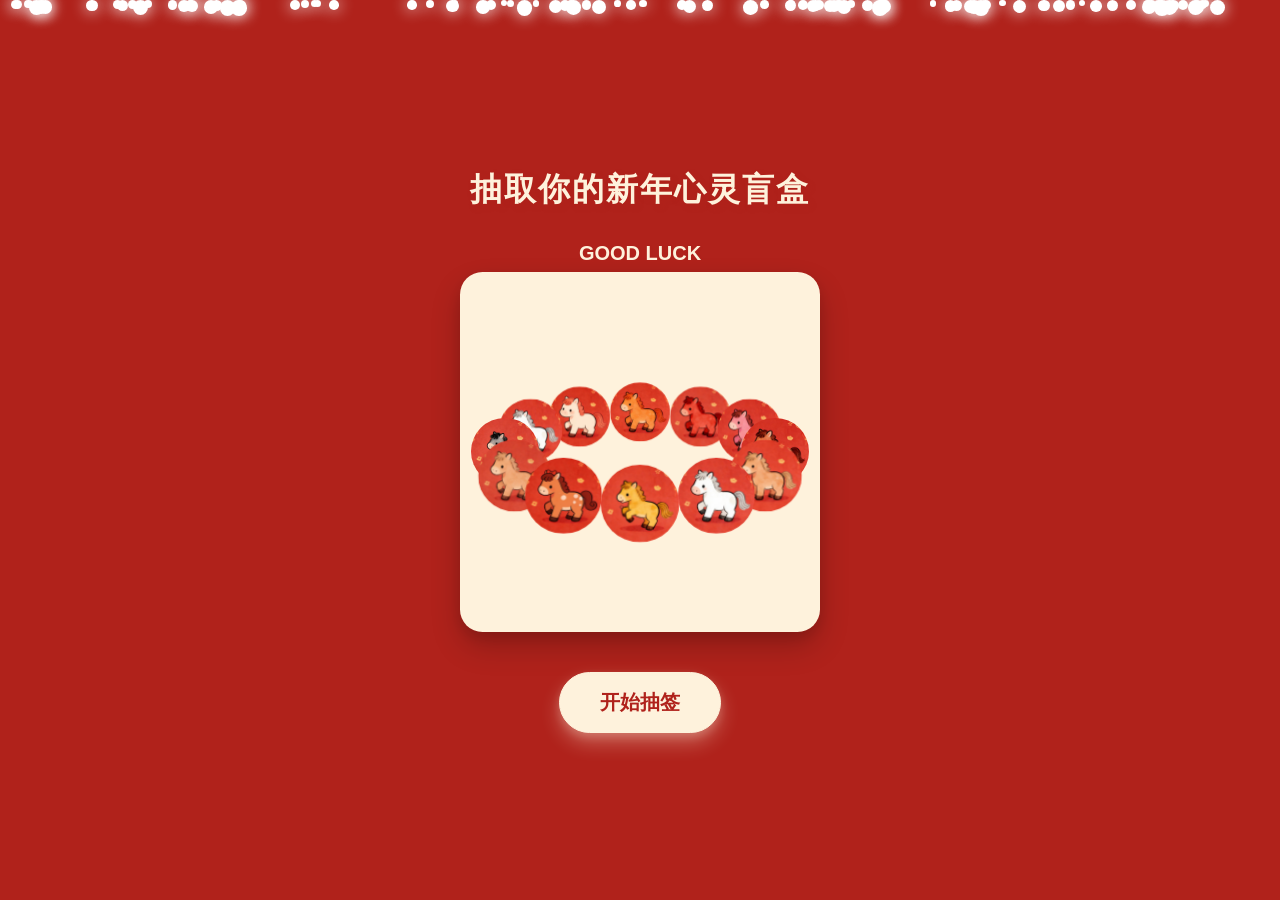
<file: index.html>
<!DOCTYPE html>
<html lang="zh-CN">
<head>
    <meta charset="UTF-8">
    <meta name="viewport" content="width=device-width, initial-scale=1.0">
    <title>抽取你的新年心灵盲盒</title>
    <link rel="stylesheet" href="style.css">
</head>
<body>
    <!-- 抽签页面 -->
    <div id="draw-page" class="page">
        <div id="snow-container" style="position: fixed; top: 0; left: 0; width: 100vw; height: 100vh; pointer-events: none; z-index: 100;"></div>
        <h1>抽取你的新年心灵盲盒</h1>
        <div class="carousel-container">
            <div id="carousel" class="carousel">
                <!-- 旋转木马内容将由JS生成 -->
            </div>
        </div>
        <button id="draw-btn" class="draw-btn">开始抽签</button>
    </div>

    <style>
    /* 雪花动画 */
    @keyframes fall {
        0% {
            transform: translateY(-20px) rotate(0deg);
            opacity: 0.5;
        }
        100% {
            transform: translateY(100vh) rotate(360deg);
            opacity: 0;
        }
    }
    </style>

    <script>
    // 为index页面创建雪花
    window.onload = function() {
        // 创建雪花
        const snowContainer = document.getElementById('snow-container');
        if (snowContainer) {
            for (let i = 0; i < 50; i++) {
                const snowflake = document.createElement('div');
                snowflake.style.position = 'absolute';
                snowflake.style.width = (Math.random() * 10 + 5) + 'px';
                snowflake.style.height = snowflake.style.width;
                snowflake.style.backgroundColor = '#ffffff';
                snowflake.style.borderRadius = '50%';
                snowflake.style.opacity = '0.9';
                snowflake.style.left = (Math.random() * 100) + '%';
                // 随机位置，不只是从顶部开始
                snowflake.style.top = (Math.random() * 100) + '%';
                snowflake.style.boxShadow = '0 0 10px #ffffff';
                snowflake.style.animation = 'fall ' + (Math.random() * 5 + 5) + 's linear infinite';
                snowflake.style.animationDelay = '0s';
                snowflake.style.zIndex = '10';
                snowContainer.appendChild(snowflake);
            }
        }
    };
    </script>
    


    <!-- 结果页面 -->
    <div id="result-page" class="page hidden">
        <div class="result-container">
            <h2 id="hexagram-name"></h2>
            <div id="hexagram-explanation"></div>
            <button id="reset-btn" class="reset-btn">重新抽签</button>
        </div>
        <div id="petals-container"></div>
    </div>

    <script src="script.js"></script>
</body>
</html>
</file>
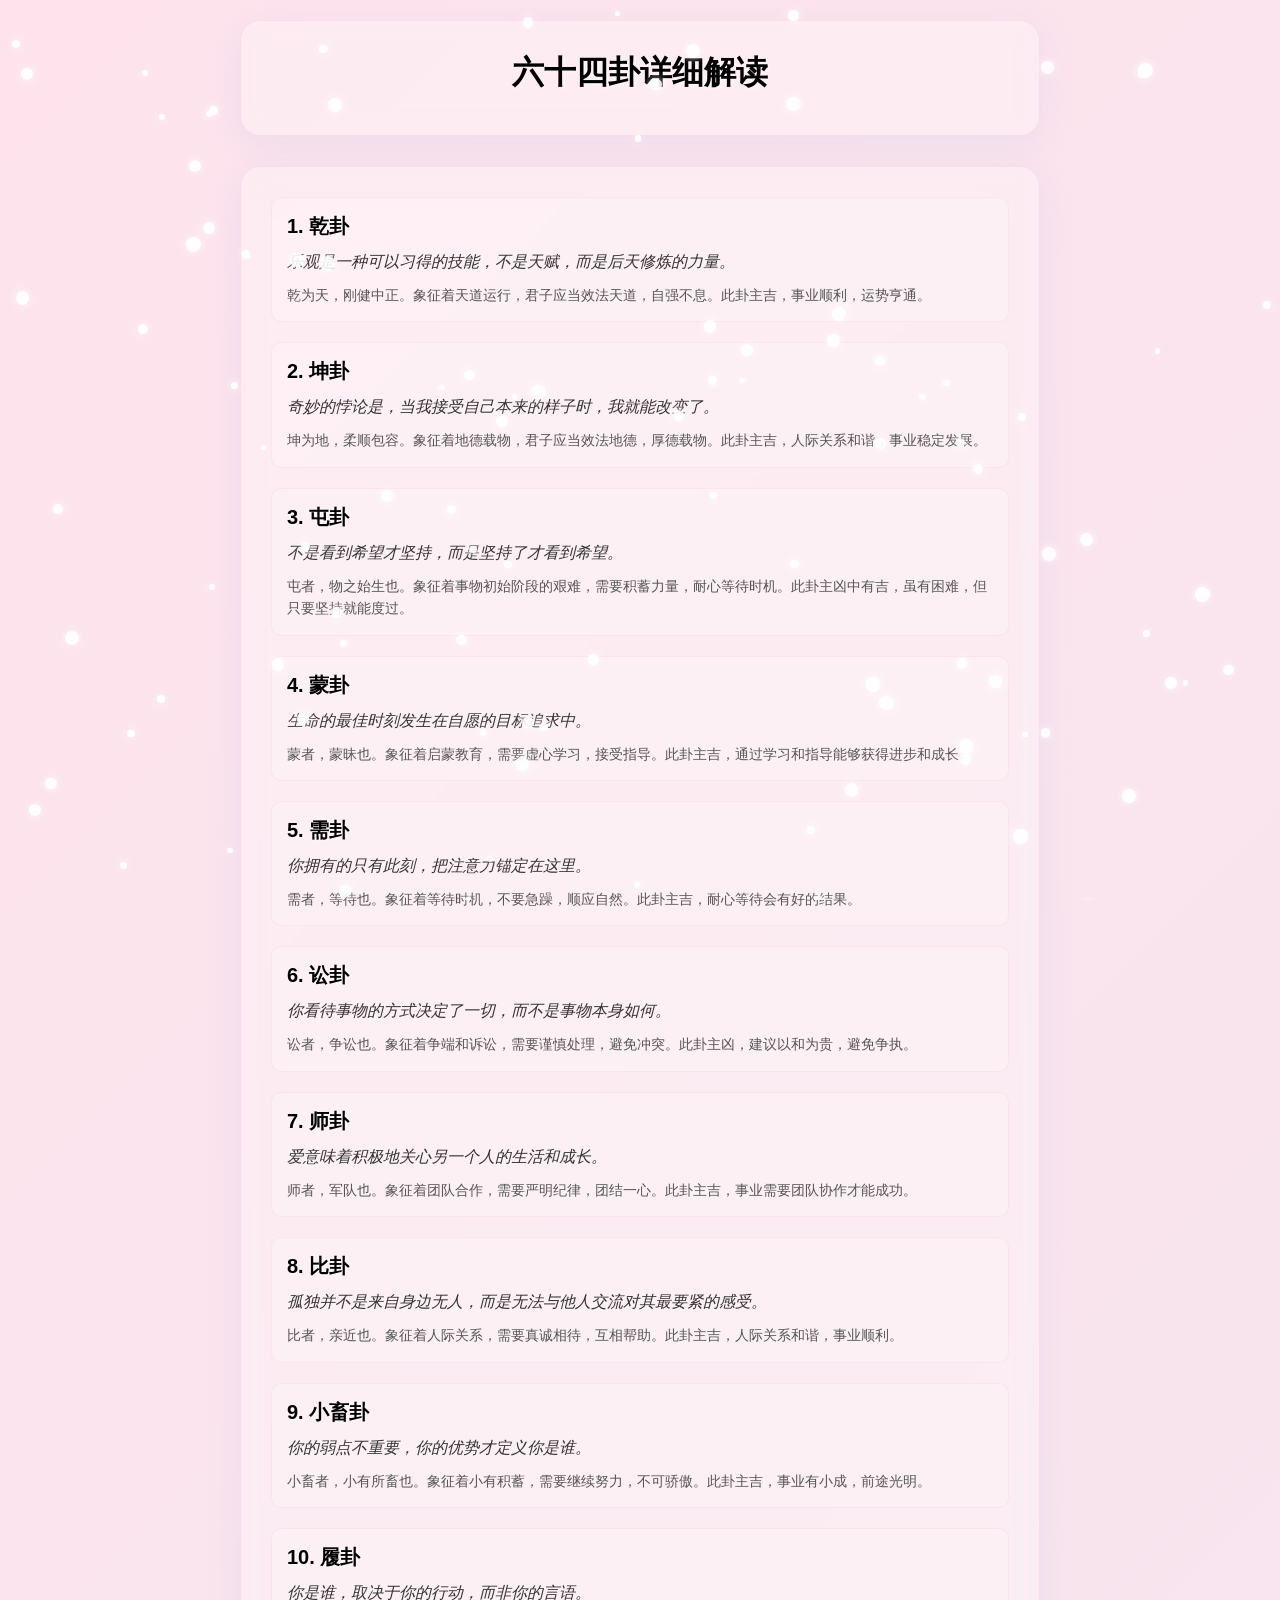
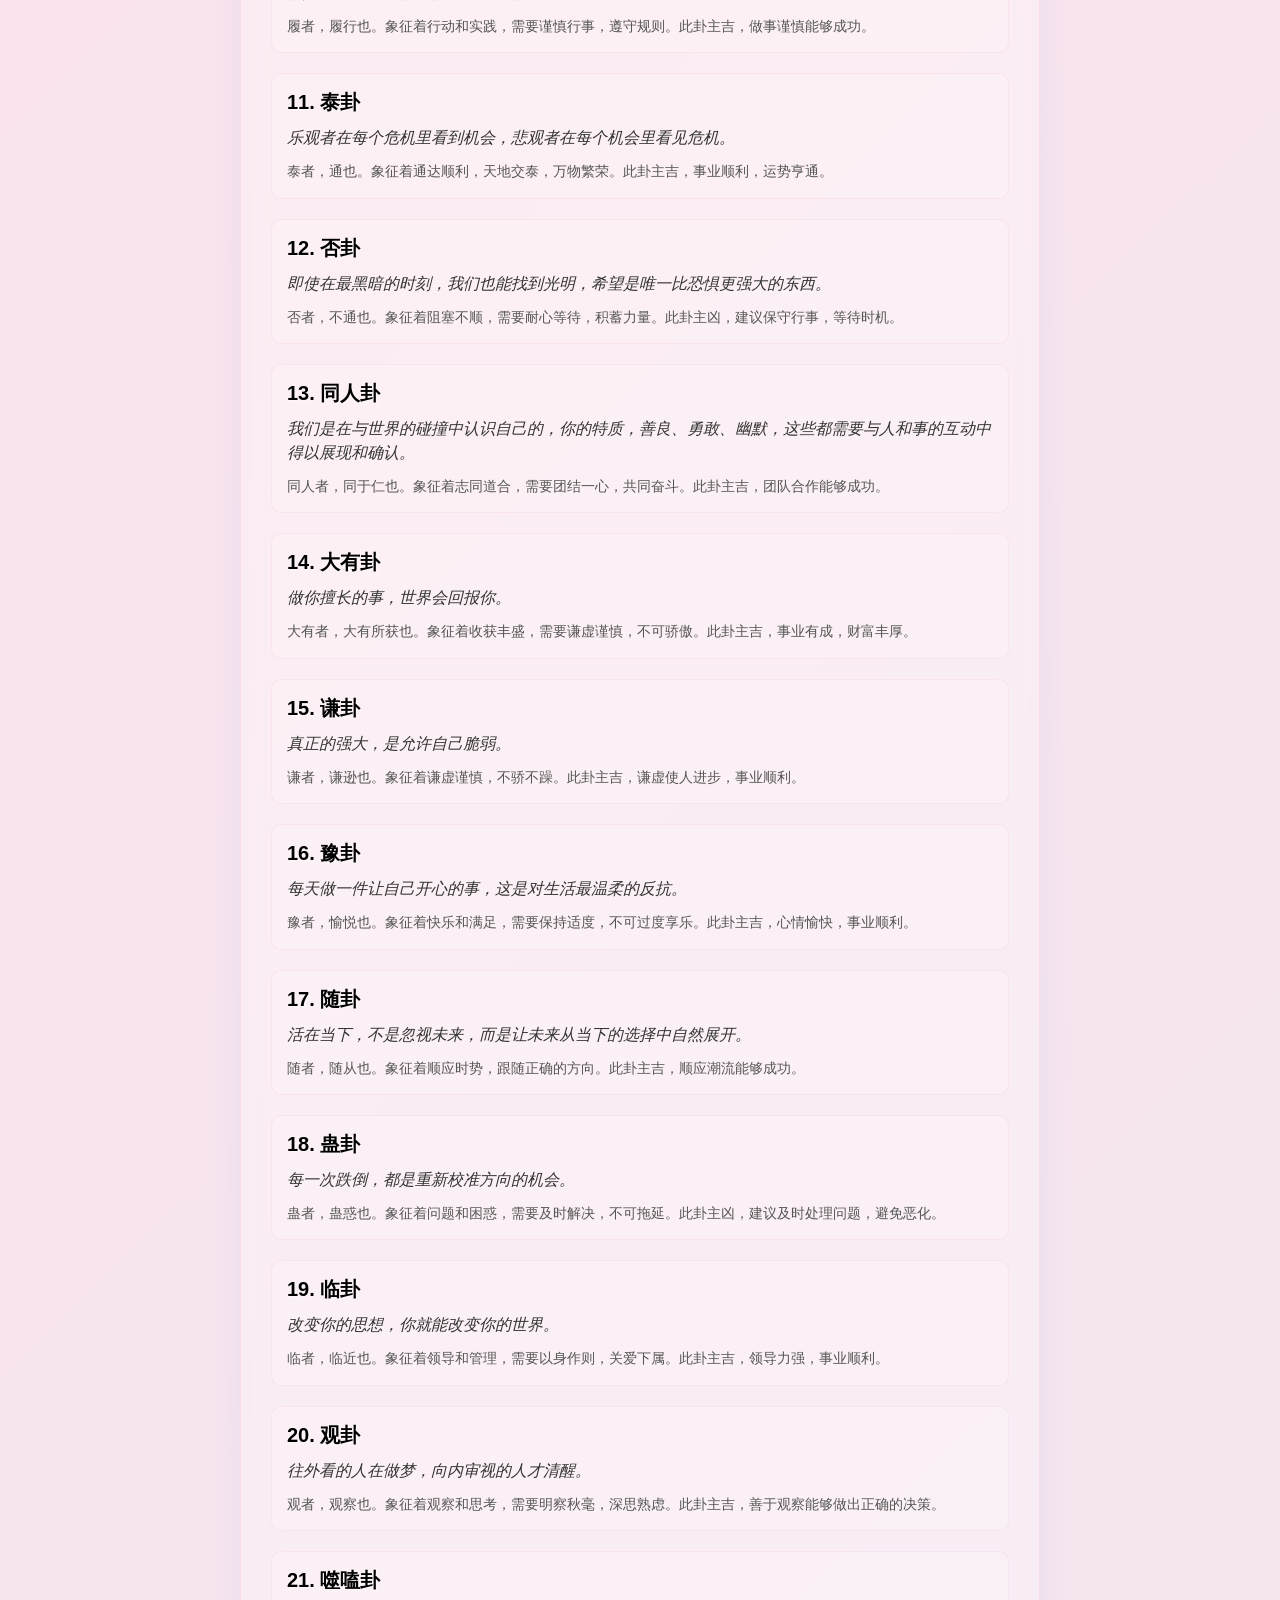
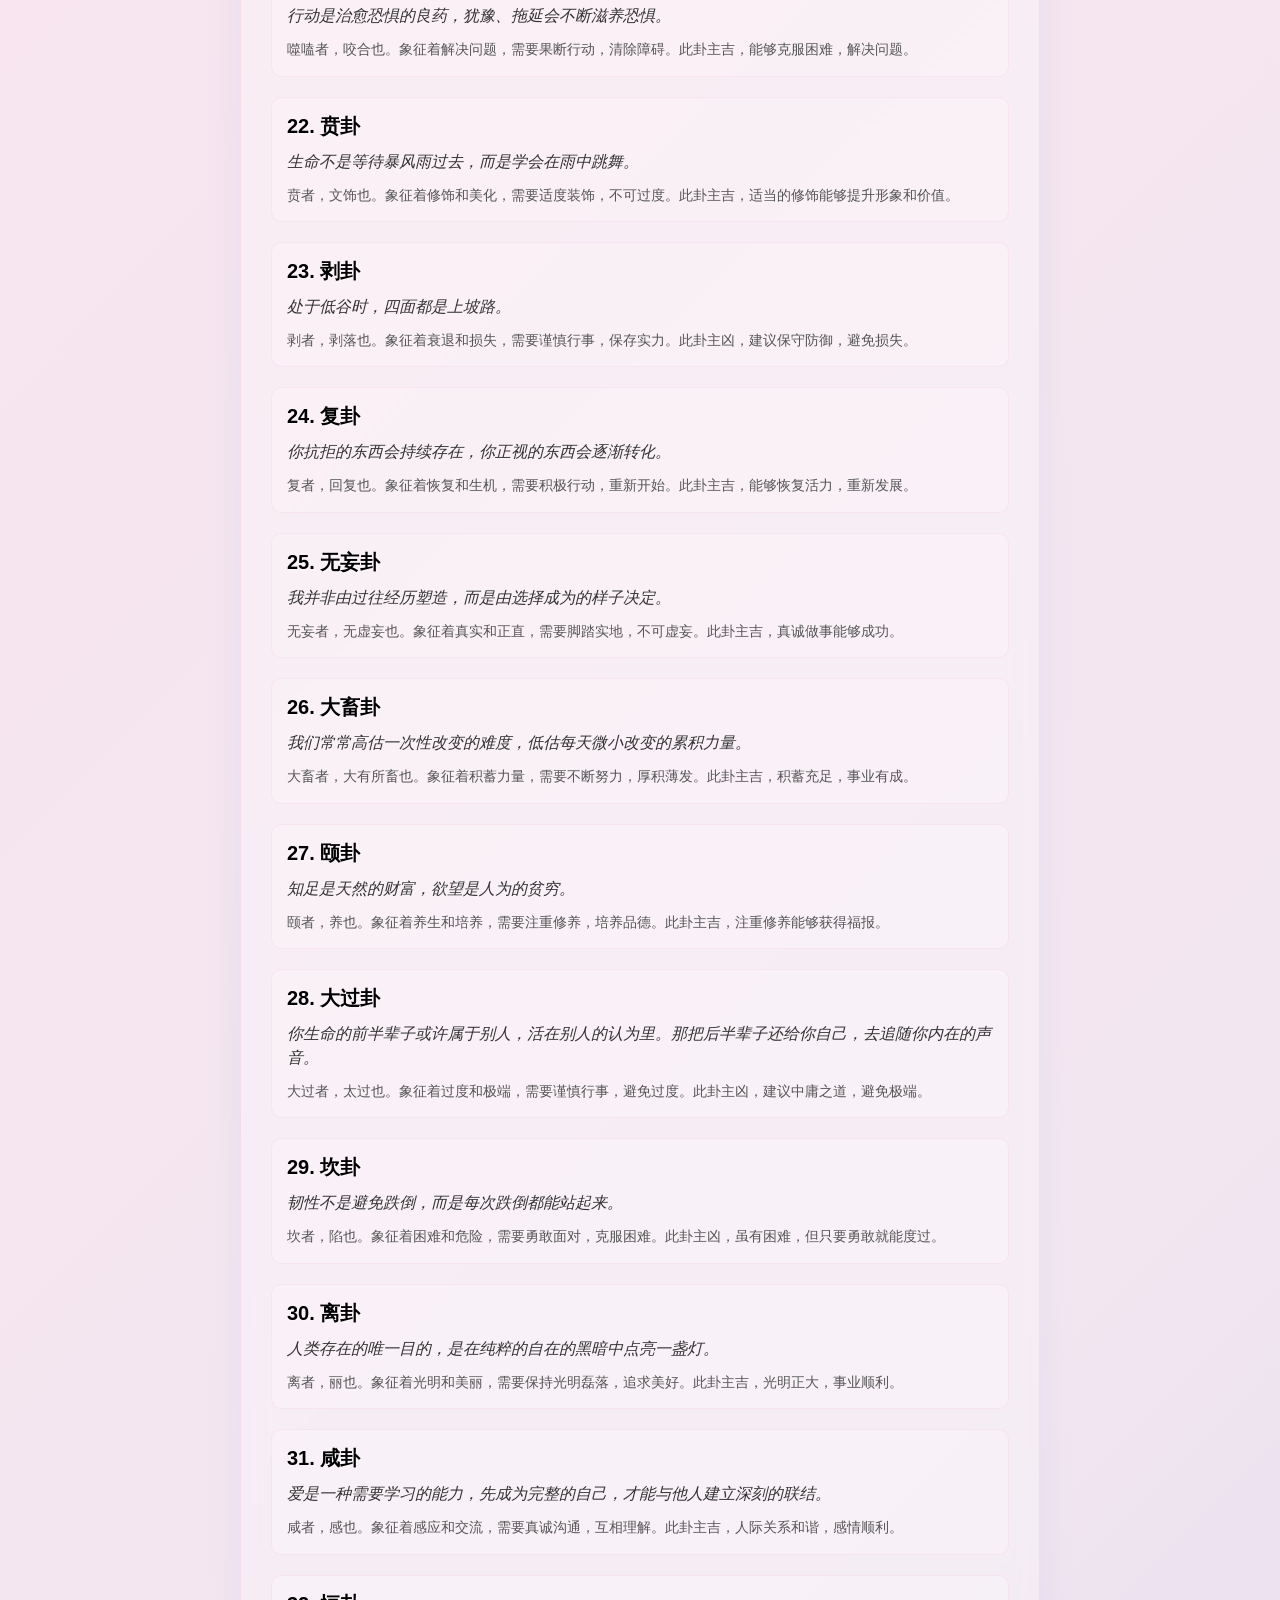
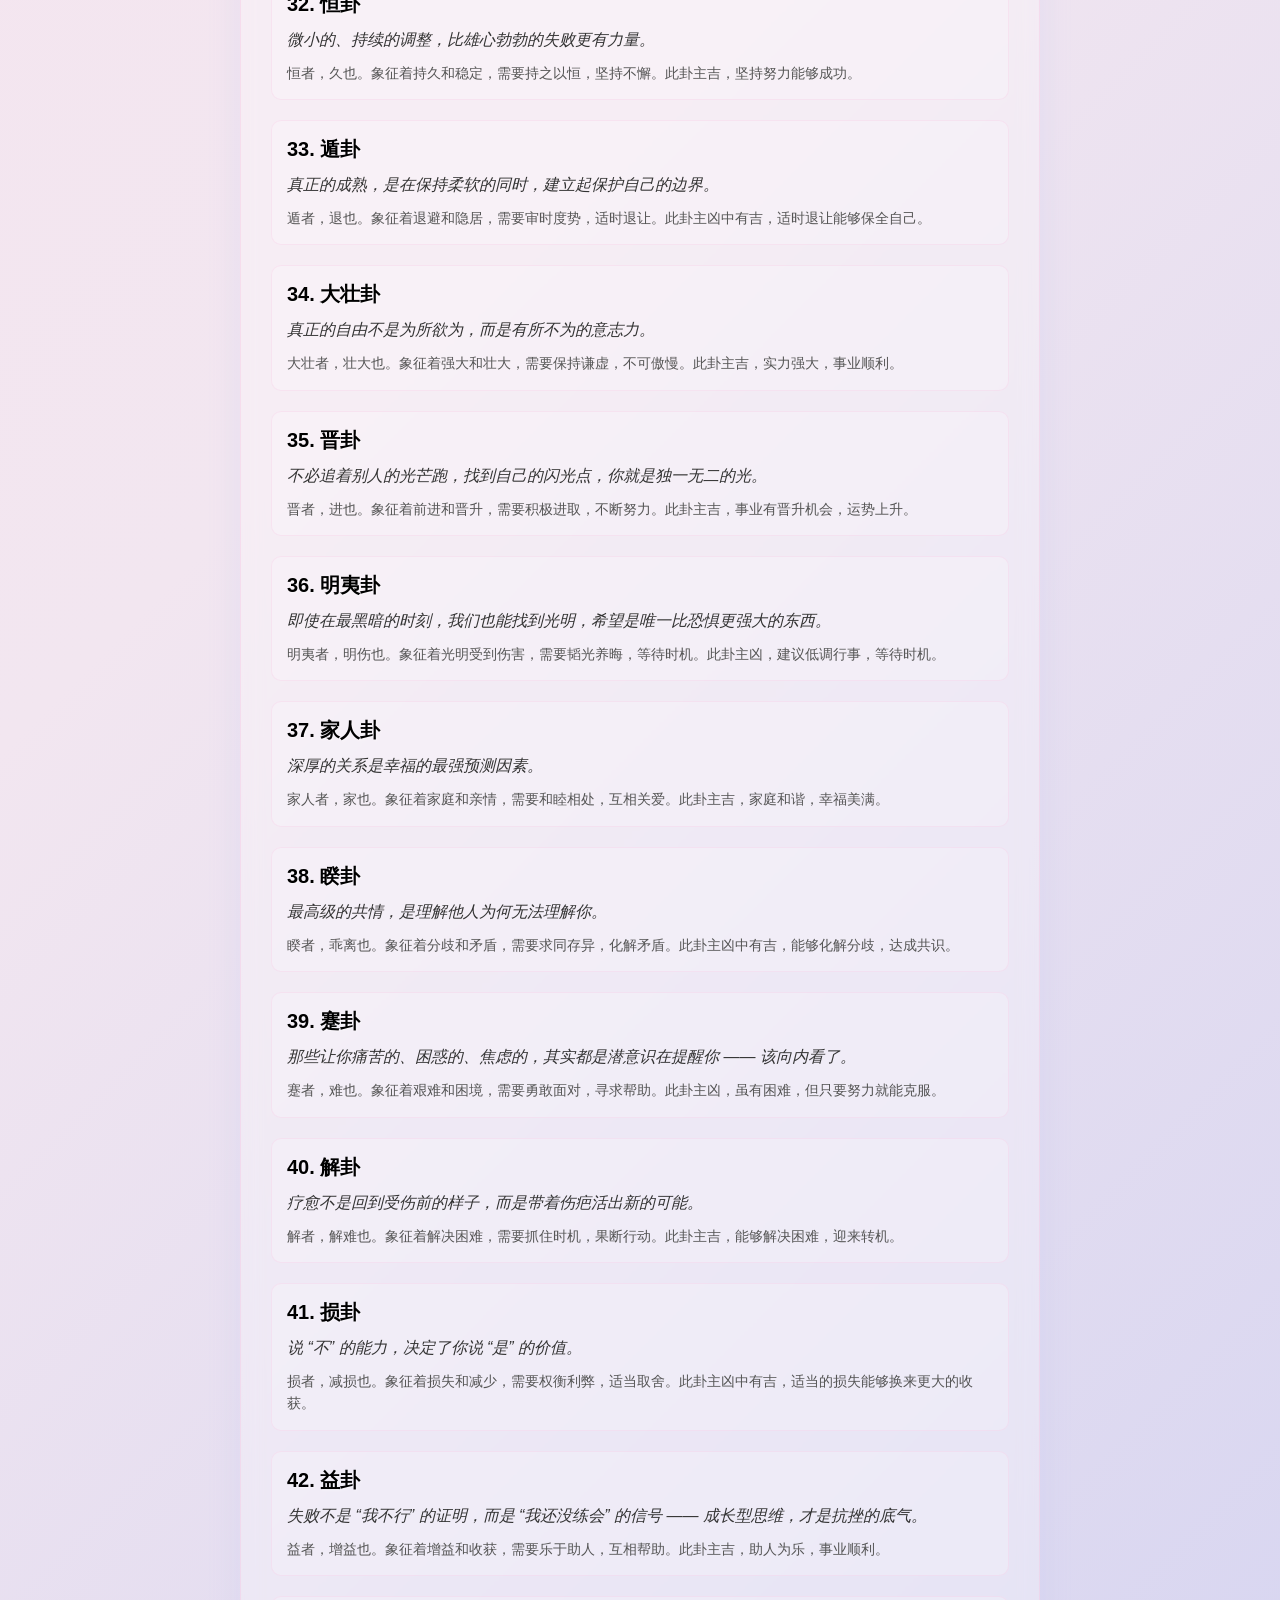
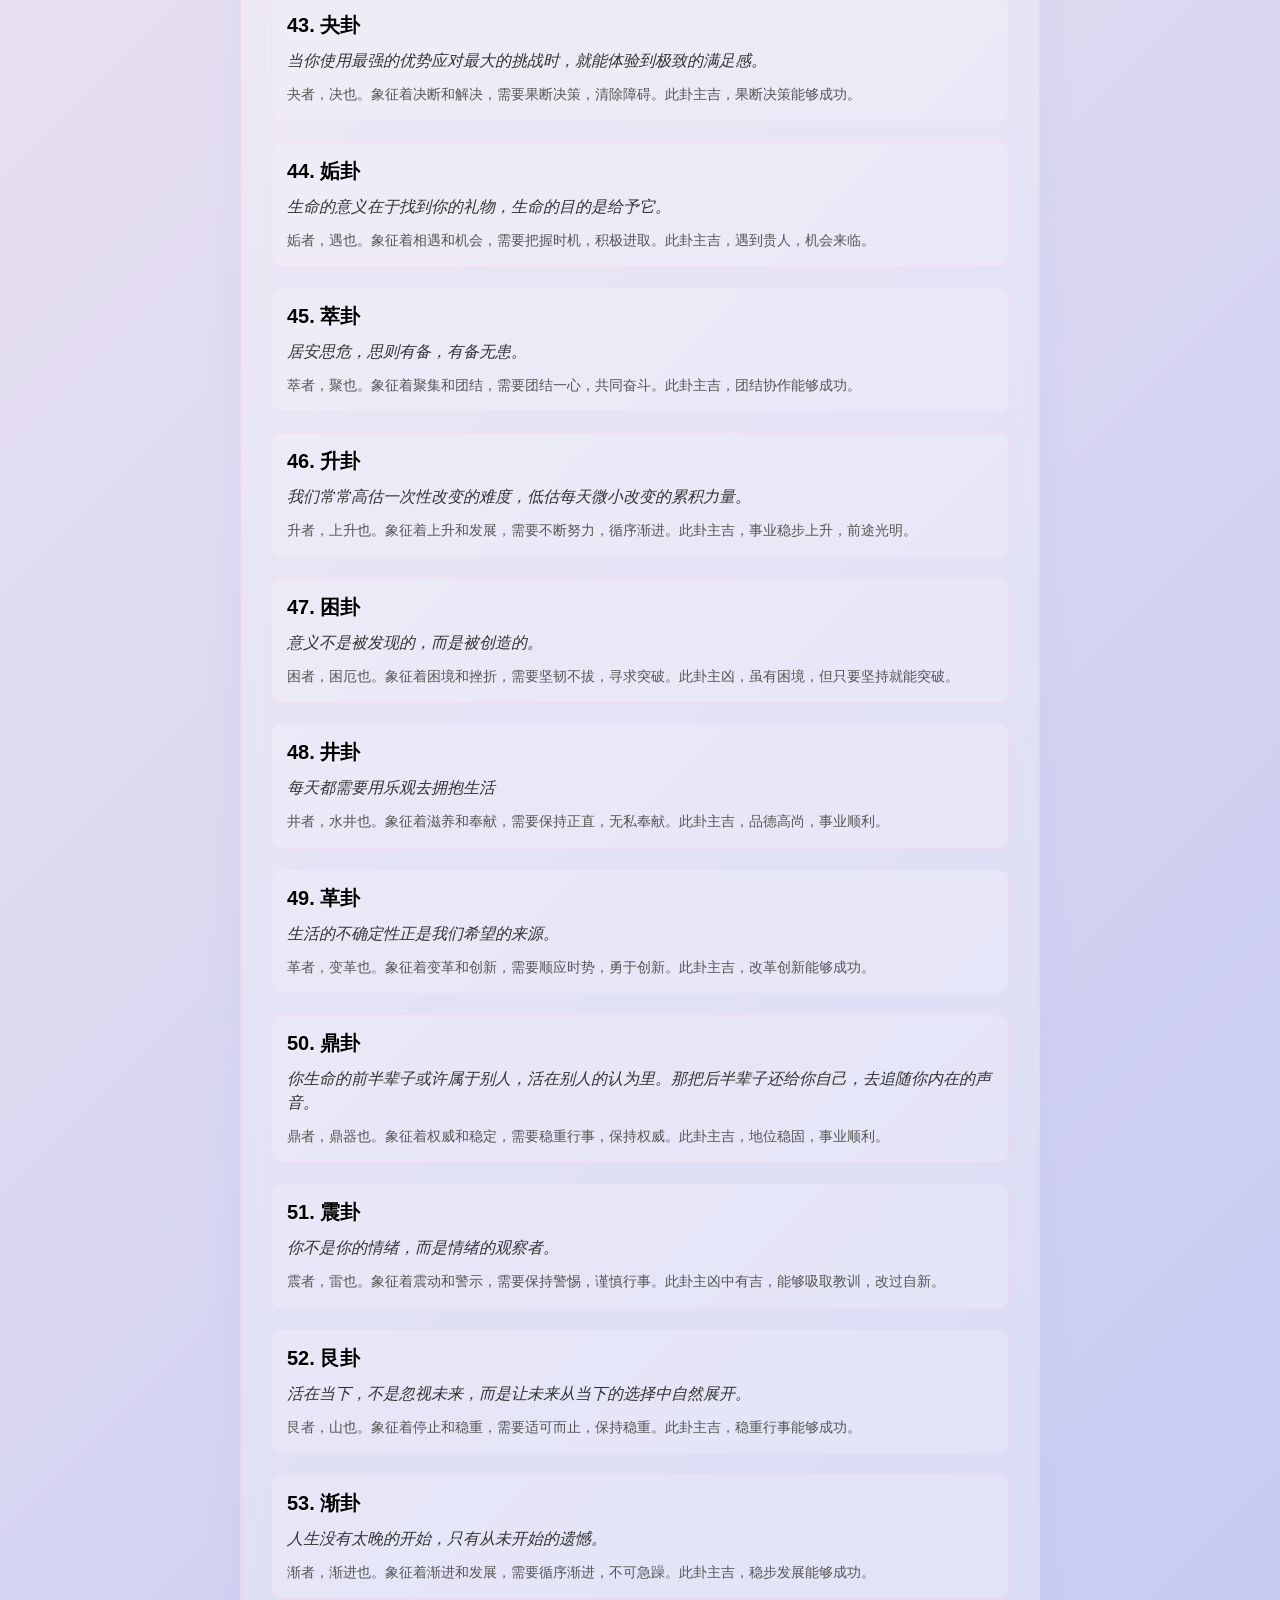
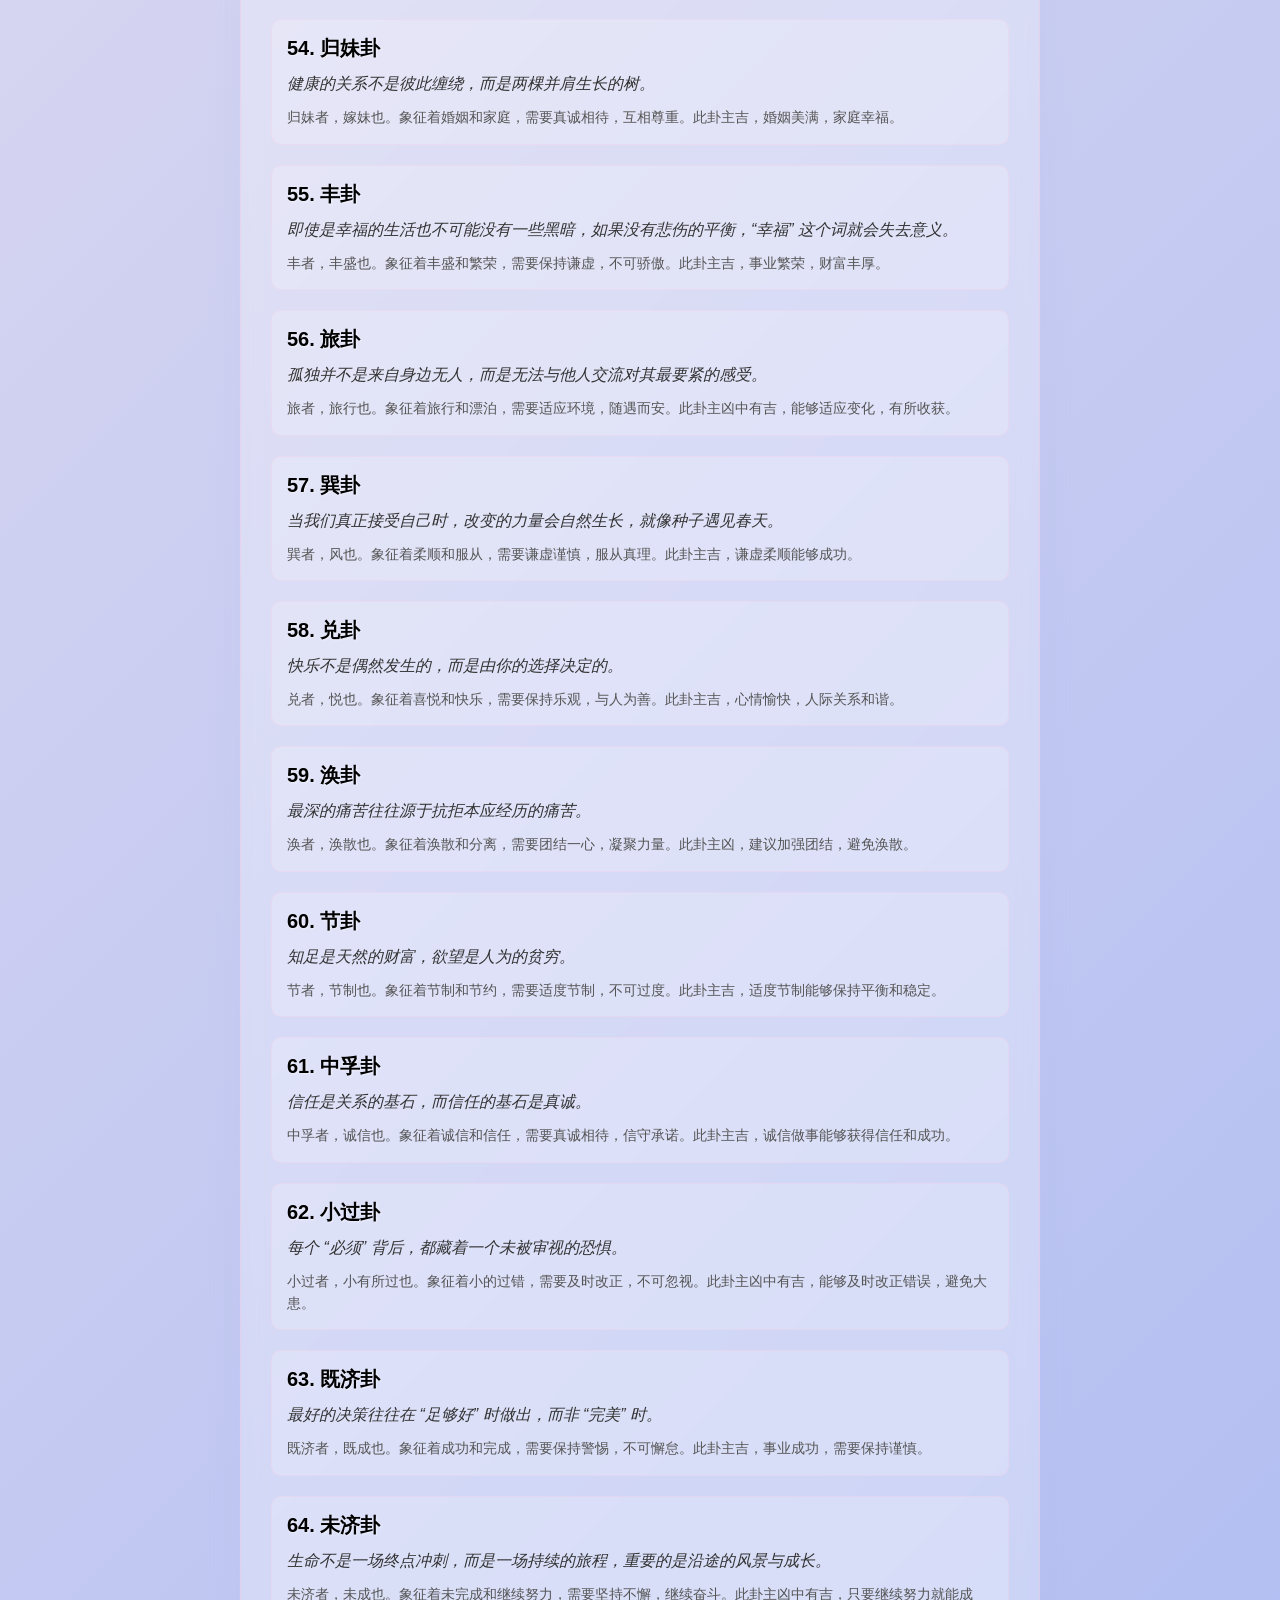
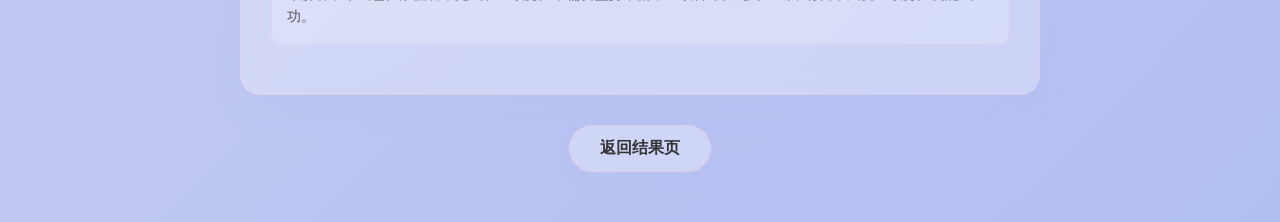
<file: detailed.html>
<!DOCTYPE html>
<html lang="zh-CN">
<head>
    <meta charset="UTF-8">
    <meta name="viewport" content="width=device-width, initial-scale=1.0">
    <title>六十四卦详细解读</title>
    <style>
        /* 全局样式 */
        * {
            margin: 0;
            padding: 0;
            box-sizing: border-box;
        }

        body {
            font-family: 'Arial', sans-serif;
            background: linear-gradient(135deg, #FEE3EC 0%, #F2E6F0 50%, #B1BEF2 100%);
            overflow-x: hidden;
            width: 100vw;
            min-height: 100vh;
            padding: 20px;
            position: relative;
        }
        
        /* 雪花容器 */
        #detailed-snow-container {
            position: fixed;
            top: 0;
            left: 0;
            width: 100vw;
            height: 100vh;
            pointer-events: none;
            z-index: 100;
            display: block;
            overflow: hidden;
        }
        
        /* 雪花动画 */
        @keyframes fall {
            0% {
                transform: translateY(-20px) rotate(0deg);
                opacity: 0.5;
            }
            100% {
                transform: translateY(100vh) rotate(360deg);
                opacity: 0;
            }
        }

        /* 玻璃拟态标题容器 */
        .title-container {
            width: 90%;
            max-width: 800px;
            /* 玻璃拟态效果 */
            background: rgba(255, 255, 255, 0.3);
            backdrop-filter: blur(10px);
            -webkit-backdrop-filter: blur(10px);
            border-radius: 20px;
            border: 1px solid rgba(245, 196, 226, 0.4);
            box-shadow: 0 8px 32px 0 rgba(177, 190, 242, 0.2);
            padding: 30px;
            text-align: center;
            z-index: 10;
            margin: 0 auto 30px;
        }

        /* 标题样式 */
        h1 {
            font-size: 32px;
            color: #000;
            margin-bottom: 10px;
            text-shadow: 2px 2px 4px rgba(255, 255, 255, 0.5);
            font-weight: bold;
        }

        /* 玻璃拟态卦象容器 */
        .hexagrams-container {
            width: 90%;
            max-width: 800px;
            /* 玻璃拟态效果 */
            background: rgba(255, 255, 255, 0.3);
            backdrop-filter: blur(10px);
            -webkit-backdrop-filter: blur(10px);
            border-radius: 20px;
            border: 1px solid rgba(245, 196, 226, 0.4);
            box-shadow: 0 8px 32px 0 rgba(177, 190, 242, 0.2);
            padding: 30px;
            z-index: 10;
            margin: 0 auto;
        }

        /* 卦象项样式 */
        .hexagram-item {
            margin-bottom: 20px;
            padding: 15px;
            border-radius: 10px;
            background: rgba(255, 255, 255, 0.2);
            border: 1px solid rgba(245, 196, 226, 0.3);
        }

        /* 卦象名称样式 */
        .hexagram-item h3 {
            font-size: 20px;
            color: #000;
            margin-bottom: 10px;
            text-shadow: 1px 1px 2px rgba(255, 255, 255, 0.5);
            font-weight: bold;
        }

        /* 卦象语句样式 */
        .hexagram-item p.sentence {
            font-size: 16px;
            line-height: 1.5;
            color: #333;
            margin-bottom: 10px;
            font-style: italic;
        }

        /* 卦象解释样式 */
        .hexagram-item p.explanation {
            font-size: 14px;
            line-height: 1.6;
            color: #555;
            text-align: left;
        }

        /* 玻璃拟态返回按钮 */
        .back-btn {
            display: block;
            margin: 30px auto;
            padding: 12px 30px;
            font-size: 16px;
            font-weight: bold;
            color: #333;
            /* 玻璃拟态效果 */
            background: rgba(255, 255, 255, 0.3);
            border: 1px solid rgba(245, 196, 226, 0.5);
            border-radius: 35px;
            cursor: pointer;
            transition: all 0.3s ease;
            box-shadow: 0 4px 15px rgba(177, 190, 242, 0.2);
            backdrop-filter: blur(5px);
            -webkit-backdrop-filter: blur(5px);
        }

        .back-btn:hover {
            box-shadow: 0 8px 20px rgba(177, 190, 242, 0.3);
            transform: translateY(-5px);
            background: rgba(255, 255, 255, 0.4);
        }

        .back-btn:active {
            box-shadow: 0 2px 8px rgba(177, 190, 242, 0.2);
            transform: translateY(0);
        }
    </style>
</head>
<body>
    <div id="detailed-snow-container"></div>
    <div class="title-container">
        <h1>六十四卦详细解读</h1>
    </div>
    <div class="hexagrams-container" id="hexagrams-container">
        <!-- 卦象内容将通过JavaScript动态生成 -->
    </div>
    <button class="back-btn" onclick="location.href='result.html'">返回结果页</button>
    
    <script>
        // 六十四卦数据
        const hexagrams = [
            { id: 1, name: "乾卦", sentence: "乐观是一种可以习得的技能，不是天赋，而是后天修炼的力量。", explanation: "乾为天，刚健中正。象征着天道运行，君子应当效法天道，自强不息。此卦主吉，事业顺利，运势亨通。" },
            { id: 2, name: "坤卦", sentence: "奇妙的悖论是，当我接受自己本来的样子时，我就能改变了。", explanation: "坤为地，柔顺包容。象征着地德载物，君子应当效法地德，厚德载物。此卦主吉，人际关系和谐，事业稳定发展。" },
            { id: 3, name: "屯卦", sentence: "不是看到希望才坚持，而是坚持了才看到希望。", explanation: "屯者，物之始生也。象征着事物初始阶段的艰难，需要积蓄力量，耐心等待时机。此卦主凶中有吉，虽有困难，但只要坚持就能度过。" },
            { id: 4, name: "蒙卦", sentence: "生命的最佳时刻发生在自愿的目标追求中。", explanation: "蒙者，蒙昧也。象征着启蒙教育，需要虚心学习，接受指导。此卦主吉，通过学习和指导能够获得进步和成长。" },
            { id: 5, name: "需卦", sentence: "你拥有的只有此刻，把注意力锚定在这里。", explanation: "需者，等待也。象征着等待时机，不要急躁，顺应自然。此卦主吉，耐心等待会有好的结果。" },
            { id: 6, name: "讼卦", sentence: "你看待事物的方式决定了一切，而不是事物本身如何。", explanation: "讼者，争讼也。象征着争端和诉讼，需要谨慎处理，避免冲突。此卦主凶，建议以和为贵，避免争执。" },
            { id: 7, name: "师卦", sentence: "爱意味着积极地关心另一个人的生活和成长。", explanation: "师者，军队也。象征着团队合作，需要严明纪律，团结一心。此卦主吉，事业需要团队协作才能成功。" },
            { id: 8, name: "比卦", sentence: "孤独并不是来自身边无人，而是无法与他人交流对其最要紧的感受。", explanation: "比者，亲近也。象征着人际关系，需要真诚相待，互相帮助。此卦主吉，人际关系和谐，事业顺利。" },
            { id: 9, name: "小畜卦", sentence: "你的弱点不重要，你的优势才定义你是谁。", explanation: "小畜者，小有所畜也。象征着小有积蓄，需要继续努力，不可骄傲。此卦主吉，事业有小成，前途光明。" },
            { id: 10, name: "履卦", sentence: "你是谁，取决于你的行动，而非你的言语。", explanation: "履者，履行也。象征着行动和实践，需要谨慎行事，遵守规则。此卦主吉，做事谨慎能够成功。" },
            { id: 11, name: "泰卦", sentence: "乐观者在每个危机里看到机会，悲观者在每个机会里看见危机。", explanation: "泰者，通也。象征着通达顺利，天地交泰，万物繁荣。此卦主吉，事业顺利，运势亨通。" },
            { id: 12, name: "否卦", sentence: "即使在最黑暗的时刻，我们也能找到光明，希望是唯一比恐惧更强大的东西。", explanation: "否者，不通也。象征着阻塞不顺，需要耐心等待，积蓄力量。此卦主凶，建议保守行事，等待时机。" },
            { id: 13, name: "同人卦", sentence: "我们是在与世界的碰撞中认识自己的，你的特质，善良、勇敢、幽默，这些都需要与人和事的互动中得以展现和确认。", explanation: "同人者，同于仁也。象征着志同道合，需要团结一心，共同奋斗。此卦主吉，团队合作能够成功。" },
            { id: 14, name: "大有卦", sentence: "做你擅长的事，世界会回报你。", explanation: "大有者，大有所获也。象征着收获丰盛，需要谦虚谨慎，不可骄傲。此卦主吉，事业有成，财富丰厚。" },
            { id: 15, name: "谦卦", sentence: "真正的强大，是允许自己脆弱。", explanation: "谦者，谦逊也。象征着谦虚谨慎，不骄不躁。此卦主吉，谦虚使人进步，事业顺利。" },
            { id: 16, name: "豫卦", sentence: "每天做一件让自己开心的事，这是对生活最温柔的反抗。", explanation: "豫者，愉悦也。象征着快乐和满足，需要保持适度，不可过度享乐。此卦主吉，心情愉快，事业顺利。" },
            { id: 17, name: "随卦", sentence: "活在当下，不是忽视未来，而是让未来从当下的选择中自然展开。", explanation: "随者，随从也。象征着顺应时势，跟随正确的方向。此卦主吉，顺应潮流能够成功。" },
            { id: 18, name: "蛊卦", sentence: "每一次跌倒，都是重新校准方向的机会。", explanation: "蛊者，蛊惑也。象征着问题和困惑，需要及时解决，不可拖延。此卦主凶，建议及时处理问题，避免恶化。" },
            { id: 19, name: "临卦", sentence: "改变你的思想，你就能改变你的世界。", explanation: "临者，临近也。象征着领导和管理，需要以身作则，关爱下属。此卦主吉，领导力强，事业顺利。" },
            { id: 20, name: "观卦", sentence: "往外看的人在做梦，向内审视的人才清醒。", explanation: "观者，观察也。象征着观察和思考，需要明察秋毫，深思熟虑。此卦主吉，善于观察能够做出正确的决策。" },
            { id: 21, name: "噬嗑卦", sentence: "行动是治愈恐惧的良药，犹豫、拖延会不断滋养恐惧。", explanation: "噬嗑者，咬合也。象征着解决问题，需要果断行动，清除障碍。此卦主吉，能够克服困难，解决问题。" },
            { id: 22, name: "贲卦", sentence: "生命不是等待暴风雨过去，而是学会在雨中跳舞。", explanation: "贲者，文饰也。象征着修饰和美化，需要适度装饰，不可过度。此卦主吉，适当的修饰能够提升形象和价值。" },
            { id: 23, name: "剥卦", sentence: "处于低谷时，四面都是上坡路。", explanation: "剥者，剥落也。象征着衰退和损失，需要谨慎行事，保存实力。此卦主凶，建议保守防御，避免损失。" },
            { id: 24, name: "复卦", sentence: "你抗拒的东西会持续存在，你正视的东西会逐渐转化。", explanation: "复者，回复也。象征着恢复和生机，需要积极行动，重新开始。此卦主吉，能够恢复活力，重新发展。" },
            { id: 25, name: "无妄卦", sentence: "我并非由过往经历塑造，而是由选择成为的样子决定。", explanation: "无妄者，无虚妄也。象征着真实和正直，需要脚踏实地，不可虚妄。此卦主吉，真诚做事能够成功。" },
            { id: 26, name: "大畜卦", sentence: "我们常常高估一次性改变的难度，低估每天微小改变的累积力量。", explanation: "大畜者，大有所畜也。象征着积蓄力量，需要不断努力，厚积薄发。此卦主吉，积蓄充足，事业有成。" },
            { id: 27, name: "颐卦", sentence: "知足是天然的财富，欲望是人为的贫穷。", explanation: "颐者，养也。象征着养生和培养，需要注重修养，培养品德。此卦主吉，注重修养能够获得福报。" },
            { id: 28, name: "大过卦", sentence: "你生命的前半辈子或许属于别人，活在别人的认为里。那把后半辈子还给你自己，去追随你内在的声音。", explanation: "大过者，太过也。象征着过度和极端，需要谨慎行事，避免过度。此卦主凶，建议中庸之道，避免极端。" },
            { id: 29, name: "坎卦", sentence: "韧性不是避免跌倒，而是每次跌倒都能站起来。", explanation: "坎者，陷也。象征着困难和危险，需要勇敢面对，克服困难。此卦主凶，虽有困难，但只要勇敢就能度过。" },
            { id: 30, name: "离卦", sentence: "人类存在的唯一目的，是在纯粹的自在的黑暗中点亮一盏灯。", explanation: "离者，丽也。象征着光明和美丽，需要保持光明磊落，追求美好。此卦主吉，光明正大，事业顺利。" },
            { id: 31, name: "咸卦", sentence: "爱是一种需要学习的能力，先成为完整的自己，才能与他人建立深刻的联结。", explanation: "咸者，感也。象征着感应和交流，需要真诚沟通，互相理解。此卦主吉，人际关系和谐，感情顺利。" },
            { id: 32, name: "恒卦", sentence: "微小的、持续的调整，比雄心勃勃的失败更有力量。", explanation: "恒者，久也。象征着持久和稳定，需要持之以恒，坚持不懈。此卦主吉，坚持努力能够成功。" },
            { id: 33, name: "遁卦", sentence: "真正的成熟，是在保持柔软的同时，建立起保护自己的边界。", explanation: "遁者，退也。象征着退避和隐居，需要审时度势，适时退让。此卦主凶中有吉，适时退让能够保全自己。" },
            { id: 34, name: "大壮卦", sentence: "真正的自由不是为所欲为，而是有所不为的意志力。", explanation: "大壮者，壮大也。象征着强大和壮大，需要保持谦虚，不可傲慢。此卦主吉，实力强大，事业顺利。" },
            { id: 35, name: "晋卦", sentence: "不必追着别人的光芒跑，找到自己的闪光点，你就是独一无二的光。", explanation: "晋者，进也。象征着前进和晋升，需要积极进取，不断努力。此卦主吉，事业有晋升机会，运势上升。" },
            { id: 36, name: "明夷卦", sentence: "即使在最黑暗的时刻，我们也能找到光明，希望是唯一比恐惧更强大的东西。", explanation: "明夷者，明伤也。象征着光明受到伤害，需要韬光养晦，等待时机。此卦主凶，建议低调行事，等待时机。" },
            { id: 37, name: "家人卦", sentence: "深厚的关系是幸福的最强预测因素。", explanation: "家人者，家也。象征着家庭和亲情，需要和睦相处，互相关爱。此卦主吉，家庭和谐，幸福美满。" },
            { id: 38, name: "睽卦", sentence: "最高级的共情，是理解他人为何无法理解你。", explanation: "睽者，乖离也。象征着分歧和矛盾，需要求同存异，化解矛盾。此卦主凶中有吉，能够化解分歧，达成共识。" },
            { id: 39, name: "蹇卦", sentence: "那些让你痛苦的、困惑的、焦虑的，其实都是潜意识在提醒你 —— 该向内看了。", explanation: "蹇者，难也。象征着艰难和困境，需要勇敢面对，寻求帮助。此卦主凶，虽有困难，但只要努力就能克服。" },
            { id: 40, name: "解卦", sentence: "疗愈不是回到受伤前的样子，而是带着伤疤活出新的可能。", explanation: "解者，解难也。象征着解决困难，需要抓住时机，果断行动。此卦主吉，能够解决困难，迎来转机。" },
            { id: 41, name: "损卦", sentence: "说 “不” 的能力，决定了你说 “是” 的价值。", explanation: "损者，减损也。象征着损失和减少，需要权衡利弊，适当取舍。此卦主凶中有吉，适当的损失能够换来更大的收获。" },
            { id: 42, name: "益卦", sentence: "失败不是 “我不行” 的证明，而是 “我还没练会” 的信号 —— 成长型思维，才是抗挫的底气。", explanation: "益者，增益也。象征着增益和收获，需要乐于助人，互相帮助。此卦主吉，助人为乐，事业顺利。" },
            { id: 43, name: "夬卦", sentence: "当你使用最强的优势应对最大的挑战时，就能体验到极致的满足感。", explanation: "夬者，决也。象征着决断和解决，需要果断决策，清除障碍。此卦主吉，果断决策能够成功。" },
            { id: 44, name: "姤卦", sentence: "生命的意义在于找到你的礼物，生命的目的是给予它。", explanation: "姤者，遇也。象征着相遇和机会，需要把握时机，积极进取。此卦主吉，遇到贵人，机会来临。" },
            { id: 45, name: "萃卦", sentence: "居安思危，思则有备，有备无患。", explanation: "萃者，聚也。象征着聚集和团结，需要团结一心，共同奋斗。此卦主吉，团结协作能够成功。" },
            { id: 46, name: "升卦", sentence: "我们常常高估一次性改变的难度，低估每天微小改变的累积力量。", explanation: "升者，上升也。象征着上升和发展，需要不断努力，循序渐进。此卦主吉，事业稳步上升，前途光明。" },
            { id: 47, name: "困卦", sentence: "意义不是被发现的，而是被创造的。", explanation: "困者，困厄也。象征着困境和挫折，需要坚韧不拔，寻求突破。此卦主凶，虽有困境，但只要坚持就能突破。" },
            { id: 48, name: "井卦", sentence: "每天都需要用乐观去拥抱生活", explanation: "井者，水井也。象征着滋养和奉献，需要保持正直，无私奉献。此卦主吉，品德高尚，事业顺利。" },
            { id: 49, name: "革卦", sentence: "生活的不确定性正是我们希望的来源。", explanation: "革者，变革也。象征着变革和创新，需要顺应时势，勇于创新。此卦主吉，改革创新能够成功。" },
            { id: 50, name: "鼎卦", sentence: "你生命的前半辈子或许属于别人，活在别人的认为里。那把后半辈子还给你自己，去追随你内在的声音。", explanation: "鼎者，鼎器也。象征着权威和稳定，需要稳重行事，保持权威。此卦主吉，地位稳固，事业顺利。" },
            { id: 51, name: "震卦", sentence: "你不是你的情绪，而是情绪的观察者。", explanation: "震者，雷也。象征着震动和警示，需要保持警惕，谨慎行事。此卦主凶中有吉，能够吸取教训，改过自新。" },
            { id: 52, name: "艮卦", sentence: "活在当下，不是忽视未来，而是让未来从当下的选择中自然展开。", explanation: "艮者，山也。象征着停止和稳重，需要适可而止，保持稳重。此卦主吉，稳重行事能够成功。" },
            { id: 53, name: "渐卦", sentence: "人生没有太晚的开始，只有从未开始的遗憾。", explanation: "渐者，渐进也。象征着渐进和发展，需要循序渐进，不可急躁。此卦主吉，稳步发展能够成功。" },
            { id: 54, name: "归妹卦", sentence: "健康的关系不是彼此缠绕，而是两棵并肩生长的树。", explanation: "归妹者，嫁妹也。象征着婚姻和家庭，需要真诚相待，互相尊重。此卦主吉，婚姻美满，家庭幸福。" },
            { id: 55, name: "丰卦", sentence: "即使是幸福的生活也不可能没有一些黑暗，如果没有悲伤的平衡，“幸福” 这个词就会失去意义。", explanation: "丰者，丰盛也。象征着丰盛和繁荣，需要保持谦虚，不可骄傲。此卦主吉，事业繁荣，财富丰厚。" },
            { id: 56, name: "旅卦", sentence: "孤独并不是来自身边无人，而是无法与他人交流对其最要紧的感受。", explanation: "旅者，旅行也。象征着旅行和漂泊，需要适应环境，随遇而安。此卦主凶中有吉，能够适应变化，有所收获。" },
            { id: 57, name: "巽卦", sentence: "当我们真正接受自己时，改变的力量会自然生长，就像种子遇见春天。", explanation: "巽者，风也。象征着柔顺和服从，需要谦虚谨慎，服从真理。此卦主吉，谦虚柔顺能够成功。" },
            { id: 58, name: "兑卦", sentence: "快乐不是偶然发生的，而是由你的选择决定的。", explanation: "兑者，悦也。象征着喜悦和快乐，需要保持乐观，与人为善。此卦主吉，心情愉快，人际关系和谐。" },
            { id: 59, name: "涣卦", sentence: "最深的痛苦往往源于抗拒本应经历的痛苦。", explanation: "涣者，涣散也。象征着涣散和分离，需要团结一心，凝聚力量。此卦主凶，建议加强团结，避免涣散。" },
            { id: 60, name: "节卦", sentence: "知足是天然的财富，欲望是人为的贫穷。", explanation: "节者，节制也。象征着节制和节约，需要适度节制，不可过度。此卦主吉，适度节制能够保持平衡和稳定。" },
            { id: 61, name: "中孚卦", sentence: "信任是关系的基石，而信任的基石是真诚。", explanation: "中孚者，诚信也。象征着诚信和信任，需要真诚相待，信守承诺。此卦主吉，诚信做事能够获得信任和成功。" },
            { id: 62, name: "小过卦", sentence: "每个 “必须” 背后，都藏着一个未被审视的恐惧。", explanation: "小过者，小有所过也。象征着小的过错，需要及时改正，不可忽视。此卦主凶中有吉，能够及时改正错误，避免大患。" },
            { id: 63, name: "既济卦", sentence: "最好的决策往往在 “足够好” 时做出，而非 “完美” 时。", explanation: "既济者，既成也。象征着成功和完成，需要保持警惕，不可懈怠。此卦主吉，事业成功，需要保持谨慎。" },
            { id: 64, name: "未济卦", sentence: "生命不是一场终点冲刺，而是一场持续的旅程，重要的是沿途的风景与成长。", explanation: "未济者，未成也。象征着未完成和继续努力，需要坚持不懈，继续奋斗。此卦主凶中有吉，只要继续努力就能成功。" }
        ];

        // 创建雪花效果
        function createSnowflakes() {
            const snowContainer = document.getElementById('detailed-snow-container');
            if (!snowContainer) return;
            
            const snowflakeCount = 100;
            
            for (let i = 0; i < snowflakeCount; i++) {
                const snowflake = document.createElement('div');
                snowflake.style.position = 'absolute';
                snowflake.style.width = (Math.random() * 10 + 5) + 'px';
                snowflake.style.height = snowflake.style.width;
                snowflake.style.backgroundColor = '#ffffff';
                snowflake.style.borderRadius = '50%';
                snowflake.style.opacity = '0.9';
                snowflake.style.left = (Math.random() * 100) + '%';
                snowflake.style.top = (Math.random() * 100) + '%';
                snowflake.style.boxShadow = '0 0 10px #ffffff';
                snowflake.style.animation = 'fall ' + (Math.random() * 5 + 5) + 's linear infinite';
                snowflake.style.animationDelay = '0s';
                snowflake.style.zIndex = '10';
                snowContainer.appendChild(snowflake);
            }
        }

        // 生成卦象列表
        function generateHexagramsList() {
            const container = document.getElementById('hexagrams-container');
            if (!container) return;
            
            hexagrams.forEach(hexagram => {
                const item = document.createElement('div');
                item.className = 'hexagram-item';
                
                const nameElement = document.createElement('h3');
                nameElement.textContent = `${hexagram.id}. ${hexagram.name}`;
                
                const sentenceElement = document.createElement('p');
                sentenceElement.className = 'sentence';
                sentenceElement.textContent = hexagram.sentence;
                
                const explanationElement = document.createElement('p');
                explanationElement.className = 'explanation';
                explanationElement.textContent = hexagram.explanation;
                
                item.appendChild(nameElement);
                item.appendChild(sentenceElement);
                item.appendChild(explanationElement);
                container.appendChild(item);
            });
        }

        // 初始化
        window.onload = function() {
            createSnowflakes();
            generateHexagramsList();
        };
    </script>
</body>
</html>
</file>
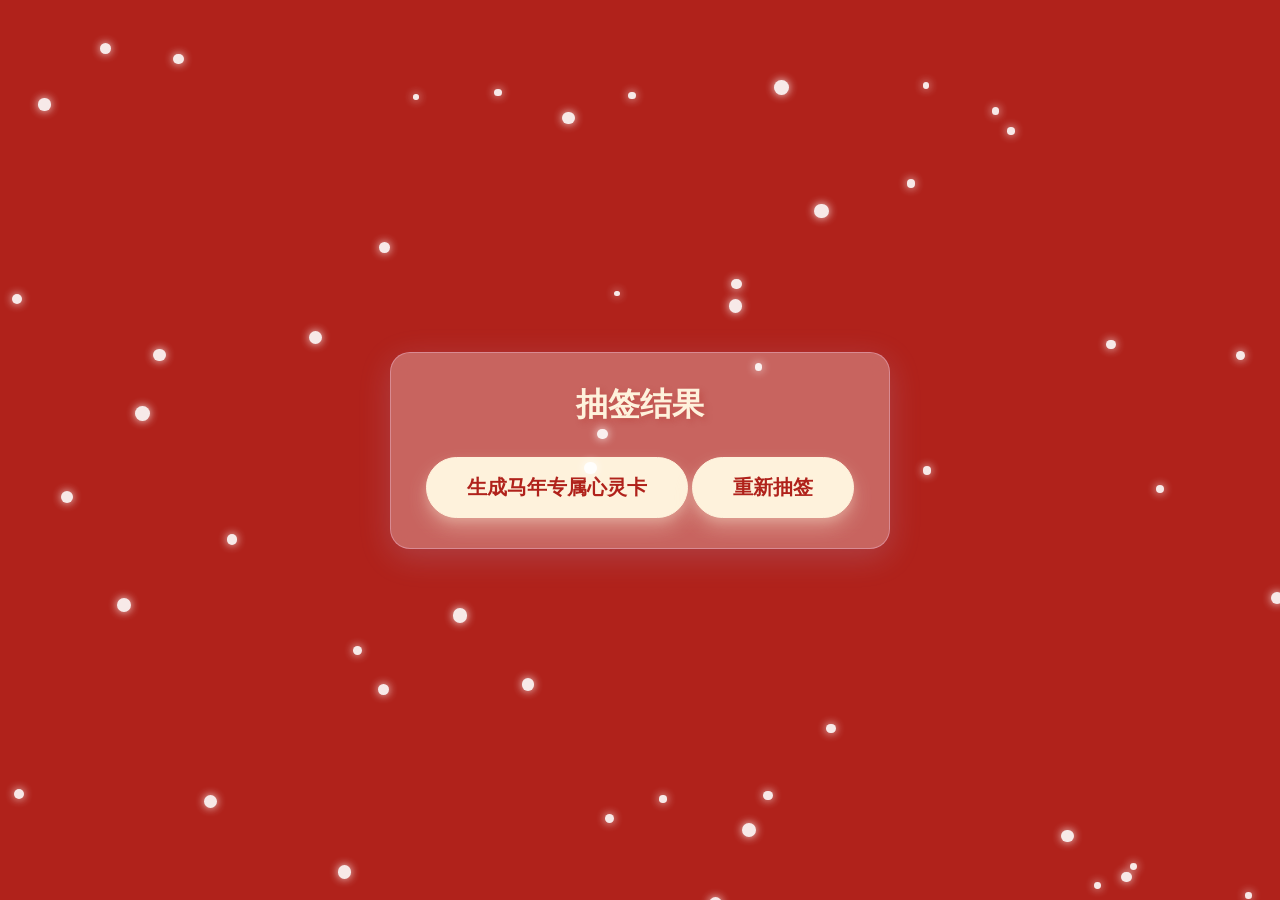
<file: result.html>
<!DOCTYPE html>
<html lang="zh-CN">
<head>
    <meta charset="UTF-8">
    <meta name="viewport" content="width=device-width, initial-scale=1.0">
    <title>抽签结果</title>
    <link href="https://fonts.googleapis.com/css2?family=Ma+Shan+Zheng&display=swap" rel="stylesheet">
    <style>
        /* 全局样式 */
        * {
            margin: 0;
            padding: 0;
            box-sizing: border-box;
        }

        body {
            font-family: 'Arial', sans-serif;
            background: #b0221b;
            overflow: hidden;
            width: 100vw;
            height: 100vh;
            display: flex;
            flex-direction: column;
            align-items: center;
            justify-content: center;
            position: relative;
        }
        
        /* 雪花容器 */
        #result-snow-container {
            position: fixed;
            top: 0;
            left: 0;
            width: 100vw;
            height: 100vh;
            pointer-events: none;
            z-index: 100;
            display: block;
            overflow: hidden;
        }
        
        /* 雪花动画 */
        @keyframes fall {
            0% {
                transform: translateY(-20px) rotate(0deg);
                opacity: 0.5;
            }
            100% {
                transform: translateY(100vh) rotate(360deg);
                opacity: 0;
            }
        }

        /* 玻璃拟态结果容器 */
        .result-container {
            width: 90%;
            max-width: 500px;
            /* 玻璃拟态效果 */
            background: rgba(255, 255, 255, 0.3);
            backdrop-filter: blur(10px);
            -webkit-backdrop-filter: blur(10px);
            border-radius: 20px;
            border: 1px solid rgba(245, 196, 226, 0.4);
            box-shadow: 0 8px 32px 0 rgba(177, 190, 242, 0.2);
            padding: 30px;
            text-align: center;
            z-index: 10;
        }

        /* 标题样式 */
        h1 {
            font-size: 32px;
            color: #FEF2DC;
            margin-bottom: 30px;
            text-shadow: 3px 3px 6px rgba(176, 34, 27, 0.3);
            font-weight: bold;
        }

        /* 卦象名称样式 */
        #hexagram-name {
            font-size: 28px;
            color: #FEF2DC;
            margin-bottom: 10px;
            text-shadow: 3px 3px 6px rgba(176, 34, 27, 0.3);
            font-weight: bold;
        }

        /* 卦象结果样式 */
        #hexagram-result {
            font-size: 20px;
            color: #FEF2DC;
            margin-bottom: 20px;
            text-shadow: 3px 3px 6px rgba(176, 34, 27, 0.3);
            font-weight: bold;
        }

        /* 卦象解释样式 */
        #hexagram-explanation {
            font-size: 16px;
            line-height: 1.6;
            color: #FEF2DC;
            margin-bottom: 20px;
            text-align: left;
            text-shadow: 3px 3px 6px rgba(176, 34, 27, 0.3);
        }

        /* 卦象建议样式 */
        #hexagram-advice {
            font-size: 14px;
            line-height: 1.5;
            color: #FEF2DC;
            margin-bottom: 30px;
            text-align: left;
            text-shadow: 3px 3px 6px rgba(176, 34, 27, 0.3);
            font-style: italic;
        }

        /* 玻璃拟态重置按钮 */
        .reset-btn {
            padding: 16px 40px;
            font-size: 20px;
            font-weight: bold;
            color: #b0221b;
            background: #FEF2DC;
            border: 1px solid #FEF2DC;
            border-radius: 35px;
            cursor: pointer;
            transition: all 0.3s ease;
            box-shadow: 0 10px 20px rgba(254, 242, 220, 0.3), 0 4px 8px rgba(254, 242, 220, 0.2);
        }

        .reset-btn:hover {
            box-shadow: 0 15px 25px rgba(254, 242, 220, 0.4), 0 8px 15px rgba(254, 242, 220, 0.3);
            transform: translateY(-5px);
            background: #FFF7E6;
        }

        .reset-btn:active {
            box-shadow: 0 5px 10px rgba(254, 242, 220, 0.3), 0 2px 5px rgba(254, 242, 220, 0.2);
            transform: translateY(0);
            background: #F0E2C0;
        }
    </style>
</head>
<body>
    <div id="result-snow-container"></div>
    <div class="result-container">
        <h1>抽签结果</h1>
        <h2 id="hexagram-name"></h2>
        <div id="hexagram-result"></div>
        <div id="hexagram-explanation"></div>
        <div id="hexagram-advice"></div>
        <button id="generate-card-btn" class="reset-btn" onclick="generateFortuneCard()">生成马年专属心灵卡</button>
        <button class="reset-btn" onclick="location.href='index.html'">重新抽签</button>
        
        <!-- 心灵卡预览容器 -->
        <div id="card-preview" style="margin-top: 30px; display: none;">
            <h3 style="margin-bottom: 20px; color: #FEF2DC; text-shadow: 3px 3px 6px rgba(176, 34, 27, 0.3);">心灵卡预览</h3>
            <canvas id="fortune-card" width="230" height="320" style="border: 2px solid #FEF2DC; border-radius: 10px;"></canvas>
            <div style="margin-top: 20px;">
                <button class="reset-btn" onclick="saveFortuneCard()">保存心灵卡</button>
                <p style="margin-top: 10px; font-size: 14px; color: #FEF2DC; text-shadow: 3px 3px 6px rgba(176, 34, 27, 0.3);">保存后分享给好友，传递马年好运！</p>
            </div>
        </div>
    </div>
    <div id="petals-container"></div>
    
    <script>
        // 从URL获取参数
        function getQueryParam(name) {
            const urlParams = new URLSearchParams(window.location.search);
            return urlParams.get(name);
        }

        // 二百卦数据
        const hexagrams = [
            { id: 1, name: "乾卦", result: "大吉", sentence: "天行健，君子以自强不息。——《周易·乾卦》", explanation: "乾为天，卦象纯阳，刚健中正乃天道核心，象征天地运行不止的磅礴力量。此卦照见人事主气运登顶，事业呈扶摇直上之态，思维清晰、行动力拉满，能凭自身毅力突破一切阻碍，正财偏财皆有丰厚进账，贵人运隐现于侧。君子效法天道，以自强不息本心做事，不骄不躁、勇往直前，学业、事业、生活各方面皆能顺遂，甚至收获意料之外的重大成果，是大展拳脚的黄金时机。", adviceAI: "穿金色衣物，朝东走百步" },
            { id: 2, name: "坤卦", result: "大吉", sentence: "世界上最宽阔的是海洋，比海洋更宽阔的是天空，比天空更宽阔的是人的胸怀。——雨果", explanation: "坤为地，卦象纯阴，柔顺包容是地德核心，象征大地承载万物、孕育生机的博大。此卦主人际气运昌隆，当下的包容之心能让你收获身边人的真心信任与喜爱，家庭和睦无矛盾，职场中与同事协作融洽，更能得上级赏识与提携。大地不语却滋养万物，此时以柔克刚，遇事退让包容，默默积累人脉与福德，看似缓慢的前行，实则为后续发展筑牢最坚实的根基，安稳之中藏无尽福气与潜在机遇。", adviceAI: "戴玉饰，吃软糯杂粮" },
            { id: 3, name: "泰卦", result: "大吉", sentence: "乐观者在每个危机里看到机会，悲观者在每个机会里看见危机。——丘吉尔", explanation: "泰者，通也，卦象坤地在上、乾天在下，阴阳相交、上下相通，乃六十四卦中少有的全吉之象，象征气运通达、万事顺遂。此卦主当下整体气运达到顶峰，天地相融、百废俱兴，事业上一路通达，思维清晰、行动力强，能在危机中精准发现机遇，突破一切阻碍收获丰硕成果，财运上正财偏财皆旺，有意外大额财富进账，人际上家庭和睦、朋友相助，贵人运爆棚，可大胆推进所有计划，坚守正道便会好运翻倍。", adviceAI: "穿明黄，往南方出行" },
            { id: 4, name: "大有卦", result: "大吉", sentence: "做你擅长的事，世界会回报你。——奥普拉·温弗瑞", explanation: "大有者，大有所获也，卦象离火在上、坤地在下，火生大地、万物丰饶，象征事业有成、财富丰厚。此卦主当下事业抵达新顶峰，凭借自身擅长的能力收获突破性成果，财运上正财旺相，有大量财富进账，人际上受人尊敬与爱戴，家庭和睦、贵人相助，整体气运呈丰饶之态。但物极必反，满则溢，此时最忌骄傲自满、目中无人，保持谦虚谨慎、懂得感恩分享，才能让这份好运长久相伴，基业长青。", adviceAI: "摆绿植，收获后多分享" },
            { id: 5, name: "鼎新卦", result: "大吉", sentence: "穷则变，变则通，通则久。——《周易·系辞下》", explanation: "鼎新卦取革故鼎新之意，卦象离火在上、巽风在下，风火相济、推陈出新，象征旧局破除、新运将至。此卦主过往的小困扰、小阻碍皆会彻底消散，新的机会和好运接连到来，事业上有突破性新发展，甚至能开启新的赛道，财运上有意外之财，人际上会结识能带来机遇的贵人，整体气运呈阶梯式上升，是突破自我、开启新篇的最佳时机，大胆变革便能收获满满。", adviceAI: "换新手杯，穿浅绿色" },
            { id: 6, name: "丰隆卦", result: "大吉", sentence: "福兮祸所伏，祸兮福所倚。——《老子·五十八章》", explanation: "丰隆卦取气运满盈、福运隆盛之意，卦象震雷在上、兑泽在下，雷泽相和、福运汇聚。此卦主财运、人缘运双丰收，工作上能得到上级高度认可，有晋升或加薪的重大机会，生活中能收获亲友的暖心陪伴，小财小福不断，甚至有意外的喜事降临，整体状态如沐春风，身心安康，无任何烦心事，是难得的福运鼎盛期。", adviceAI: "戴银饰，吃蓝莓葡萄" },
            { id: 7, name: "高升卦", result: "大吉", sentence: "机会总是留给有准备的人。——巴斯德", explanation: "高升卦取事业攀升、步步高升之意，卦象乾天在上、巽风在下，天风相扶、气运上扬。此卦主工作、学习上有明显的突破性进步，职场中有晋升的绝佳机会，自身能力能得到充分展现，被身边人高度认可，发展前景一片明朗，财运也会随事业晋升而水涨船高，此时只需抓住机会、稳步前行，便能抵达新的高度。", adviceAI: "戴钢笔配饰，吃核桃杏仁" },
            { id: 8, name: "聚福卦", result: "大吉", sentence: "众人拾柴火焰高。——中国俗语", explanation: "聚福卦取福运汇聚、贵人相伴之意，卦象坤地在上、艮山在下，山地相聚、福泽深厚。此卦主行事有贵人鼎力相助，遇到任何问题都能迎刃而解，生活中充满小美好，财运虽非大富大贵，但小财不断、无破财风险，职场中团队协作顺畅，能借助集体的力量收获重大成果，整体无烦心事，福运绵长。", adviceAI: "摆多肉，穿粉色衣物" },
            { id: 9, name: "明泰卦", result: "大吉", sentence: "心有丘壑，眼有星光。——《晋书·谢安传》引申", explanation: "明泰卦取光明通达、心境顺遂之意，卦象离火在上、坤地在下，火地相生、气运澄澈。此卦主心境顺遂，行事无旁骛，不管是人际相处还是工作推进，都能顺风顺水，甚至会有素未谋面的贵人出手相助，收获意料之外的好运，学业上能突飞猛进，事业上能攻克长期难题，财运上有意外进账，整体气运一片光明。", adviceAI: "带银杏叶，吃梨和柚子" },
            { id: 10, name: "顺遂卦", result: "大吉", sentence: "当你真心渴望某样东西时，整个宇宙都会来帮你。——保罗·戈埃罗《牧羊少年奇幻之旅》", explanation: "顺遂卦取万事顺遂、毫无阻滞之意，卦象兑泽在上、乾天在下，天泽相济、天地气运皆为己用。此卦主做任何事都能事半功倍，即使有小插曲也能快速化解，是近期气运的顶峰阶段，适合推进重要事宜、做出重大决策，学业、事业、财运、感情皆能顺风顺水，心中所想皆能得偿所愿。", adviceAI: "穿红色，晨起念吉祥话" },
            { id: 11, name: "师卦", result: "中吉", sentence: "二人同心，其利断金。——《周易·系辞上》", explanation: "师者，军队也，卦象坎水在下、坤地在上，如同兵将受主帅统领，众人同心方能凝聚磅礴力量。此卦主当下团队气运旺盛，事业上单打独斗只会事倍功半，唯有依靠集体的力量才能突破瓶颈、收获丰硕成果。此时做好团队协作，知人善任、凝聚人心，坚守团队规则、以身作则，便能带领团队攻坚克难，职场中得下属拥护、上级认可，创业或合作之事也能顺风顺水，生活中与亲友同心，遇事互相帮扶便无难事。", adviceAI: "戴红手串，和同伴聚餐" },
            { id: 12, name: "比卦", result: "中吉", sentence: "孤独，是忧愁的伴侣，也是精神活动的密友。——纪伯伦《沙与沫》", explanation: "比者，亲近也，卦象坤地在上、坎水在下，如同水绕地行、相融相生，象征人际间的亲近与帮扶。此卦主当下贵人运与人缘运双旺，彻底摆脱孤独的困境，身边会有真心相待的亲友和贵人，在你需要帮助时及时伸出援手，职场中能得同事鼎力相助，生活中能遇知己相伴，甚至会有意外的贵人提携，让前行之路更顺畅。此时真诚待人、懂得感恩，主动维系人际关系，以真心换真心，便能让这份好运长久相伴。", adviceAI: "带桂花香囊，和朋友小聚" },
            { id: 13, name: "同人卦", result: "中吉", sentence: "志合者，不以山海为远。——葛洪《抱朴子·博喻》", explanation: "同人者，同于仁也，卦象离火在上、乾天在下，火天相融、心意相通，象征有同道之人相伴。此卦主当下团队气运与贵人运皆旺，身边会出现与你志同道合、三观相合的人，无论是事业上的合作伙伴，还是生活中的知己，皆能与你同心协力、互相扶持，一起突破困难、收获成果。职场中能与团队成员同心同德，让工作效率翻倍，创业或合作之事也能顺风顺水，珍惜这份缘分便能让事业更上一层楼。", adviceAI: "穿橙色，和同伴定共同目标" },
            { id: 14, name: "临卦", result: "中吉", sentence: "改变你的思想，你就能改变你的世界。——拿破仑·希尔《思考致富》", explanation: "临者，临近也，卦象坤地在上、兑泽在下，地泽相临、亲民近人，象征领导和管理的智慧。此卦主当下领导力与个人魅力尽显，事业上若处于管理岗位，能以身作则、关爱下属，赢得团队的真心拥护，让团队凝聚力翻倍，工作效率大幅提升；即使非管理岗位，也能以自身的思想与行动影响身边人，成为团队中的核心人物。此时打破固有的思维模式，以新的思路面对工作，便能让事业发展打开新的局面，运势一路上扬。", adviceAI: "穿藏青，每日写工作心得" },
            { id: 15, name: "噬嗑卦", result: "中吉", sentence: "行动是治愈恐惧的良药，犹豫、拖延会不断滋养恐惧。——马克·吐温", explanation: "噬嗑者，咬合也，卦象离火在上、震雷在下，火雷相击、刚健果断，象征解决问题、清除障碍。此卦主当下身边虽有阻碍与困难，心中难免有恐惧与犹豫，但只要敢于行动、果断决策，便能快速克服困难、清除障碍，收获成功。事业上遇到问题切勿拖延犹豫，直面问题、果断行动便能快速解决，生活中遇到困境也无需逃避，大胆迈出第一步，所有的恐惧都会迎刃而解，气运也会随行动而转旺。", adviceAI: "带黑曜石，遇事立刻行动" },
            { id: 16, name: "离卦", result: "中吉", sentence: "人类存在的唯一目的，是在纯粹的自在的黑暗中点亮一盏灯。——卡尔·荣格", explanation: "离者，丽也，卦象离火重叠、光明万丈，象征光明和美丽，光明磊落方为立身之本。此卦主当下气运光明，为人光明磊落、做事坦坦荡荡，能收获身边人的信任与尊重，事业上秉持初心、光明做事，便能避开小人与陷阱，顺顺利利推进，甚至能成为身边人的光，带领他人一起前行。此时继续保持光明磊落的本心，追求美好与正义，不做亏心事，光明的心境与行事方式会让气运一路旺相。", adviceAI: "穿白色，睡前点香薰" },
            { id: 17, name: "咸卦", result: "中吉", sentence: "爱，是理解的别名。——泰戈尔《飞鸟集》", explanation: "咸者，感也，卦象艮山在上、兑泽在下，山泽相感、心意相通，象征感应和交流。此卦主感情与人际气运旺相，当下宜学会爱自己，先成为完整的自己，再与他人建立深刻的联结，感情上能遇到与自己心意相通的人，收获甜蜜的感情，人际上能与他人真诚沟通、互相理解，收获真挚的友情与亲情。事业上也能因良好的沟通能力，与同事、客户相处融洽，让工作顺利推进。", adviceAI: "戴粉晶，吃草莓桃子" },
            { id: 18, name: "大壮卦", result: "中吉", sentence: "真正的自由不是为所欲为，而是有所不为的意志力。——蒙田《蒙田随笔》", explanation: "大壮者，壮大也，卦象乾天在上、震雷在下，天雷大壮、实力雄厚，象征当下自身实力强大，事业呈壮大之态。此卦主当下事业实力雄厚，有足够的能力突破阻碍、收获成功，财运上也有稳定的进账，人际上也有一定的话语权，但实力强大更需懂得克制。此时保持谦虚的态度，摒弃为所欲为的想法，拥有有所不为的意志力，坚守底线、遵守规则，不恃强凌弱，懂得收敛锋芒，方能让事业持续壮大。", adviceAI: "戴钛钢饰，吃牛肉西兰花" },
            { id: 19, name: "晋卦", result: "中吉", sentence: "天生我材必有用，千金散尽还复来。——李白《将进酒》", explanation: "晋者，进也，卦象离火在上、坤地在下，火地相晋、步步高升，象征前进和晋升。此卦主当下事业有晋升的机会，自身的闪光点开始被发现，无需盲目追逐他人的脚步，做好自己、发挥自身的优势，便能收获属于自己的成功。此时大胆展现自己的闪光点，主动抓住事业上的晋升机会，摒弃自卑与攀比的心态，相信自己的能力，找准自己的发展方向，稳步前行便能步步高升。", adviceAI: "穿浅橘，戴星星配饰" },
            { id: 20, name: "解卦", result: "中吉", sentence: "沉舟侧畔千帆过，病树前头万木春。——刘禹锡《酬乐天扬州初逢席上见赠》", explanation: "解者，解难也，卦象坎水在上、震雷在下，雷雨相解、困境消散，象征解决困难、迎来转机。此卦主当下摆脱过往的困境，之前的难题开始被解决，事业上迎来新的转机，有新的发展机会出现，生活中也能走出痛苦的阴霾，活出新的可能。此时抓住这个转机，果断行动、大胆尝试，不要被过往的伤疤所束缚，把伤疤当作成长的勋章，带着勇气与希望前行，便能让事业与生活迎来新的发展。", adviceAI: "带紫水晶，去郊外走走" },
            { id: 21, name: "益卦", result: "中吉", sentence: "失败不是“我不行”的证明，而是“我还没练会”的信号。——卡罗尔·德韦克《终身成长》", explanation: "益者，增益也，卦象巽风在上、震雷在下，风雷相益、互利共赢，象征增益和收获。此卦主当下宜拥有成长型思维，把失败当作成长的机会，乐于助人、互相帮助，便能收获他人的回报。事业上与同事互相扶持、互利共赢，便能让工作效率翻倍，收获更多的成果，财运上也有意外的增益，人际上也能收获更多的朋友与贵人，乐于助人、保持成长型思维，便能让自身的气运不断增益。", adviceAI: "带绿幽灵，帮身边人一件小事" },
            { id: 22, name: "夬卦", result: "中吉", sentence: "物竞天择，适者生存。——赫胥黎《天演论》", explanation: "夬者，决也，卦象乾天在上、兑泽在下，天泽相夬、果断决策，象征决断和解决。此卦主当下遇重大挑战，但同时也有发挥自身最强优势的机会，只要敢于果断决策，用自身的优势应对挑战，便能突破一切阻碍，收获极致的满足感与成功。事业上抓住这个挑战的机会，大胆展现自身的优势，果断做出决策，便能让事业发展登上新的台阶，此时切勿犹豫，果断行动便是最好的选择。", adviceAI: "穿宝蓝，吃深海鱼" },
            { id: 23, name: "姤卦", result: "中吉", sentence: "生命的意义在于找到你的礼物，生命的目的是给予它。——约瑟夫·坎贝尔《千面英雄》", explanation: "姤者，遇也，卦象巽风在上、乾天在下，天风相遇、贵人将至，象征相遇和机会。此卦主当下能遇到生命中的贵人，同时也能找到自身的“礼物”——即自身的天赋与价值，事业上有新的发展机会出现，贵人会在你需要时伸出援手，帮助你抓住机会，实现自身的价值。此时大胆展现自身的天赋，主动抓住机会，懂得分享与给予，把自身的“礼物”带给他人，便能收获他人的认可与回报。", adviceAI: "带月光石，喝蜂蜜水" },
            { id: 24, name: "革卦", result: "中吉", sentence: "生活的不确定性正是我们希望的来源。——约翰·肯尼思·加尔布雷思", explanation: "革者，变革也，卦象离火在上、兑泽在下，火泽相革、推陈出新，象征变革和创新。此卦主当下行业与生活皆有新的变化，不确定性背后藏着无限的希望与机会，事业上宜打破固有的思维模式，勇于创新、推陈出新，顺应行业的发展趋势，便能抓住新的机会，实现事业的突破。此时切勿因恐惧不确定性而墨守成规，大胆尝试、勇于变革，便能在不确定性中找到希望。", adviceAI: "换发型，尝试新饮品" },
            { id: 25, name: "鼎卦", result: "中吉", sentence: "你生命的前半辈子或许属于别人，活在别人的认为里。那把后半辈子还给你自己，去追随你内在的声音。——荣格", explanation: "鼎者，鼎器也，卦象离火在上、巽风在下，风火相鼎、权威稳固，象征权威和稳定。此卦主当下事业上有一定的权威，地位稳固，生活也安稳幸福，但可能会被他人的看法所束缚，失去自我。此时坚守本心，把生活的主动权掌握在自己手中，追随自己内在的声音，不被他人的看法所左右，在保持权威与稳定的同时，做真实的自己，便能让事业更上一层楼，生活也能收获更多的快乐。", adviceAI: "戴木质饰，独处一小时" },
            { id: 26, name: "家人卦", result: "中吉", sentence: "深厚的关系是幸福的最强预测因素。——罗伯特·瓦尔丁格《哈佛幸福课》", explanation: "家人者，家也，卦象离火在上、巽风在下，风火家人、和睦美满，象征家庭和亲情。此卦主当下家庭和睦，亲友之间互相关爱、互相扶持，无家庭矛盾，深厚的家庭关系能给你带来满满的幸福感与安全感，成为你事业发展的坚强后盾。事业上能因家庭的安稳而无后顾之忧，全身心投入工作，收获更好的成果，此时多陪伴家人，用心维系家庭关系，家庭的和睦会让整体气运稳中有升。", adviceAI: "做家常菜，和家人聊天" },
            { id: 27, name: "丰卦", result: "中吉", sentence: "即使是幸福的生活也不可能没有一些黑暗，如果没有悲伤的平衡，“幸福”这个词就会失去意义。——荣格", explanation: "丰者，丰盛也，卦象离火在上、震雷在下，火雷相丰、繁荣昌盛，象征丰盛和繁荣。此卦主当下事业繁荣，财富丰厚，生活幸福，但偶尔会有小的烦恼出现，这正是幸福的调味剂。此时保持谦虚的态度，不骄不躁，懂得珍惜当下的幸福，坦然面对偶尔的小烦恼，便能让这份繁荣与幸福长久相伴，财运上宜合理规划，避免铺张浪费。", adviceAI: "戴黄水晶，吃橙子柿子" },
            { id: 28, name: "中孚卦", result: "中吉", sentence: "人而无信，不知其可也。——《论语·为政》", explanation: "中孚者，诚信也，卦象兑泽在上、巽风在下，风泽相孚、诚信待人，象征诚信和信任。此卦主当下宜以真诚待人，信守承诺，便能收获他人的信任与认可，人际上无矛盾、无是非，事业上能因诚信而获得更多的合作机会，财运上也能因诚信而有稳定的进账，真诚是立身之本，保持诚信的本心，便能让事业与生活顺风顺水。", adviceAI: "戴白玉，说一句真诚的话" },
            { id: 29, name: "既济卦", result: "中吉", sentence: "功成身退，天之道也。——《老子·九章》", explanation: "既济者，既成也，卦象离火在上、坎水在下，水火既济、功成名就，象征成功和完成。此卦主当下事业取得阶段性成功，目标顺利完成，财运上有相应的收获，人际上也能得到他人的祝贺与认可。但成功之后最忌懈怠，此时保持警惕，不骄不躁，及时规划下一步的目标，便能让事业持续发展，避免因懈怠而出现问题。", adviceAI: "做计划，吃莲子百合" },
            { id: 30, name: "悦心卦", result: "中吉", sentence: "心随境转则烦，境随心转则悦。——《六祖坛经》引申", explanation: "悦心卦取心境愉悦、气运温和之意，卦象兑泽在上、坤地在下，泽地相和、心生喜乐。此卦主无大的波折，生活中满是小美好，人际相处和谐，工作推进顺利，虽无大的惊喜，但整体状态舒心自在。此时保持愉悦的心境，多做让自己开心的事，懂得享受生活的小美好，好的心境能滋养气运，让后续的运势持续上扬。", adviceAI: "听轻快音乐，吃香蕉菠萝" },
            { id: 31, name: "屯卦", result: "次吉", sentence: "道阻且长，行则将至。——《荀子·修身》引申", explanation: "屯者，物之始生也，卦象中阴阳初交，生机虽有却尚显微弱，如同种子刚破土而出，需历经风雨才能扎根生长。此卦主当下处于事情的初始阶段，前路难免有迷茫与阻碍，事业或生活中会遇到诸多不确定的问题，看似步履维艰，实则是积累力量的必经之路。此时切不可急于求成，更不可因暂时的困难轻言放弃，需沉下心来规划方向，一点点积累经验、积蓄实力，耐心等待时机成熟，每一次的坚持，都是在为后续的柳暗花明铺路，坚持下去便会迎来转机。", adviceAI: "带桃木挂，做一件小事" },
            { id: 32, name: "蒙卦", result: "次吉", sentence: "三人行，必有我师焉。——《论语·述而》", explanation: "蒙者，蒙昧也，卦象中阴爻掩阳，如同人处于懵懂迷茫的阶段，需得外界指引方能拨开迷雾。此卦主当下宜以空杯心态待人接物，无论是学业上的知识盲区、事业中的经验不足，还是生活里的处事困惑，皆能通过主动学习和虚心请教获得答案。身边会有良师益友出现，为你指点迷津，此时切勿自以为是、闭门造车，放下身段请教、用心学习，便能快速提升自身能力，突破认知局限，让运势从蒙昧走向明朗，学业有进、事业有悟。", adviceAI: "放钢笔，喝淡茶" },
            { id: 33, name: "需卦", result: "次吉", sentence: "耐心是一切聪明才智的基础。——柏拉图", explanation: "需者，等待也，卦象中坎水在上、乾天在下，如同江河需汇聚百川方能入海，万事需静待时机方能成功。此卦主当下气运处于沉淀期，看似所求之事迟迟未有结果，实则是时机尚未成熟，强行推进只会适得其反，甚至引发不必要的麻烦。此时最宜沉心静气，顺应事物的发展规律，在等待中做好万全准备，梳理思路、积累自身实力，待时机一到，便能顺势而为、水到渠成，财运上宜守不宜攻，安稳等待便是最好的选择。", adviceAI: "摆清水，晚饭后慢走" },
            { id: 34, name: "小畜卦", result: "次吉", sentence: "尺有所短，寸有所长。——《楚辞·卜居》", explanation: "小畜者，小有所畜也，卦象中巽风在上、乾天在下，如同微风聚势、细雨积塘，象征点滴积累、小有所成。此卦主当下事业有小成，财运有小进账，自身的优势在做事中得以充分展现，让你收获属于自己的成就感，前途一片光明。此时最忌因小有成就而沾沾自喜、骄傲自满，需继续发挥自身优势，脚踏实地努力，不断积累实力与财富，看似不起眼的点滴收获，终将汇聚成未来的大成功。", adviceAI: "记优势，吃坚果" },
            { id: 35, name: "履卦", result: "次吉", sentence: "行胜于言。——清华大学校训", explanation: "履者，履行也，卦象中兑泽在上、乾天在下，如同人行走于泽边，需步步谨慎、脚踏实地方能平安前行。此卦主当下宜以行动立身，空谈无益，唯有脚踏实地的付出才能收获真正的成果，事业上需谨言慎行、遵守规则，说到做到，便能获得他人的信任与认可，让工作顺利推进。生活中言行一致，方能维系良好的人际关系，避免因言而无信引发矛盾，此时运势虽无大的起伏，但稳扎稳打、知行合一，便无差错。", adviceAI: "穿棕鞋，列简易清单" },
            { id: 36, name: "豫卦", result: "次吉", sentence: "春有百花秋有月，夏有凉风冬有雪。——无门慧开《颂平常心是道》", explanation: "豫者，愉悦也，卦象中坤地在上、震雷在下，雷出地中、万物欢腾，象征心境愉悦、气运平和。此卦主当下心境顺遂，心中无烦恼、无焦虑，能以乐观的心态面对生活中的一切，事业上虽无大的突破，却能顺顺利利，无任何阻碍，人际上家庭和睦、朋友相伴，生活中充满小惊喜、小美好，幸福感满满。此时宜保持愉悦的心境，多做让自己开心的事，懂得享受生活，切勿过度焦虑、自寻烦恼，好的心境能滋养气运，吸引更多的好运到来。", adviceAI: "带糖果，吃甜品" },
            { id: 37, name: "随卦", result: "次吉", sentence: "活在当下，珍惜眼前。——《金刚经》“应无所住而生其心”引申", explanation: "随者，随从也，卦象中震雷在上、兑泽在下，雷泽相和、顺势而为，象征顺应时势、跟随正确的方向。此卦主当下宜顺势而行，摒弃对未来的过度焦虑，专注于当下的每一个选择，做好眼前的每一件事，便能让未来的发展水到渠成。事业上顺应行业潮流、跟随正确的领导，便能少走弯路，生活中顺应本心的选择，便能收获简单的幸福，此时无需强求，顺势而为便是最好的处事方式，事业与生活皆能顺利推进。", adviceAI: "专注当下，吃时令水果" },
            { id: 38, name: "复卦", result: "次吉", sentence: "你抗拒的东西会持续存在，你正视的东西会逐渐转化。——荣格", explanation: "复者，回复也，卦象中震雷在上、坤地在下，雷归地中、生机复现，象征恢复和生机，主气运开始反转。此卦主当下摆脱过往的低谷，运势开始慢慢回升，事业上开始恢复活力，之前的困境逐渐得到缓解，生活中也开始出现新的生机。此时宜正视过往的问题与困境，摒弃抗拒的心态，主动做出改变，积极行动、重新开始，便能让事业与生活快速恢复，甚至比以往发展得更好，抓住这个恢复的契机，便能让气运一路走高。", adviceAI: "正视问题，晨跑十分钟" },
            { id: 39, name: "无妄卦", result: "次吉", sentence: "知者不惑，仁者不忧，勇者不惧。——《论语·子罕》", explanation: "无妄者，无虚妄也，卦象中乾天在上、震雷在下，天雷无妄、真诚正直，象征真实和正直，脚踏实地方为正道。此卦主当下宜摒弃虚妄的想法，放下过往的成败得失，专注于当下的选择，以真诚正直的态度做人做事，便能收获成功。事业上脚踏实地、认真做事，不投机取巧，便能得到上级与同事的认可，收获应有的成果，生活中真诚待人，便能收获真挚的感情与人际关系，真实与正直，便是当下最珍贵的品质，能让气运稳中有升。", adviceAI: "做真诚的事，吃清淡餐" },
            { id: 40, name: "大畜卦", result: "次吉", sentence: "我们常常高估一次性改变的难度，低估每天微小改变的累积力量。——詹姆斯·克利尔《原子习惯》", explanation: "大畜者，大有所畜也，卦象中艮山在上、乾天在下，天山相蓄、厚积薄发，象征积蓄力量、方成大器。此卦主当下宜沉下心来积累实力，摒弃急于求成的心态，注重每天的微小改变与积累，无论是事业上的专业能力，还是财运上的财富积累，都能在点滴中不断提升。此时事业上虽无大的突破，却在为后续的爆发蓄力，只要坚持每天进步一点点，厚积薄发，便能在未来收获意想不到的成功，大有所蓄，方能大有所成。", adviceAI: "每日学一技，存十元钱" },
            { id: 41, name: "颐卦", result: "次吉", sentence: "知足是天然的财富，欲望是人为的贫穷。——苏格拉底", explanation: "颐者，养也，卦象中艮山在上、震雷在下，山雷相养、修身养性，象征养生和培养，注重修养与知足。此卦主当下宜修身养性，培养自身的品德与心性，摒弃过度的欲望，学会知足，便能收获内心的平静与幸福。事业上做好分内之事，不贪多求快，便能稳步前行，财运上知足常乐，不盲目追求偏财，便能守住现有的财富，生活中注重身体健康与心灵滋养，便能收获身心安康，知足常乐，便是当下最好的生活状态，也能让气运平稳无波。", adviceAI: "修身养性，吃素食一餐" },
            { id: 42, name: "贲卦", result: "次吉", sentence: "生命不是等待暴风雨过去，而是学会在雨中跳舞。——露西·莫德·蒙哥马利《绿山墙的安妮》", explanation: "贲者，文饰也，卦象中离火在上、艮山在下，火山水秀、文饰相宜，象征修饰和美化，却忌过度。此卦主当下宜适度修饰自身，无论是外在的形象管理，还是内在的修养提升，适度的改变都能让你提升个人价值与形象，吸引更多的好运。事业上适度包装自己的成果，能让上级与客户更认可，生活中适度提升自己，能收获更好的人际关系，但切勿过度修饰、华而不实，保持本真，在困境中也能保持乐观，便是最好的状态。", adviceAI: "适度打扮，插一束花" }
        ];

        // 心灵卡背景图片路径
        const carouselImages = [
            'a1.JPG',
            'a2.JPG',
            'a3.JPG',
            'a4.JPG',
            'a5.JPG',
            'a6.JPG',
            'a7.JPG',
            'a8.JPG'
        ];

        // 生成马年专属心灵卡
        function generateFortuneCard() {
            // 直接从URL参数中获取数据
            const sentence = getQueryParam('sentence');
            const result = getQueryParam('result');
            
            if (!sentence) {
                alert('无法获取心灵卡内容，请重新抽签');
                return;
            }
            
            // 随机选择一张旋转木马图片作为底图
            const randomImageIndex = Math.floor(Math.random() * carouselImages.length);
            const backgroundImage = carouselImages[randomImageIndex];
            
            // 获取canvas元素
            const canvas = document.getElementById('fortune-card');
            const ctx = canvas.getContext('2d');
            
            // 重置canvas尺寸为预览大小
            canvas.width = 230;
            canvas.height = 320;
            
            // 保存原始图片信息，用于后续保存时使用
            window.fortuneCardData = {
                backgroundImage: backgroundImage,
                sentence: sentence,
                result: result
            };
            
            // 加载背景图片
            const img = new Image();
            img.crossOrigin = 'Anonymous'; // 允许跨域加载
            img.src = backgroundImage;
            
            img.onload = function() {
                // 计算裁剪区域：裁剪图片中心区域
                const imgWidth = img.width;
                const imgHeight = img.height;
                
                // 裁剪掉图片底部的1/10
                const keptHeight = imgHeight * 0.9;
                
                // 计算图片和canvas的宽高比
                const imgRatio = imgWidth / keptHeight;
                const canvasRatio = canvas.width / canvas.height;
                
                let cropWidth, cropHeight, cropX, cropY;
                
                if (imgRatio > canvasRatio) {
                    // 图片比canvas更宽，裁剪中心高度
                    cropHeight = keptHeight;
                    cropWidth = cropHeight * canvasRatio;
                    cropX = (imgWidth - cropWidth) / 2;
                    cropY = 0; // 从顶部开始裁剪
                } else {
                    // 图片比canvas更高，裁剪中心宽度
                    cropWidth = imgWidth;
                    cropHeight = keptHeight;
                    cropX = 0;
                    cropY = 0; // 从顶部开始裁剪，裁剪掉底部1/10
                }
                
                // 设置图片绘制质量
                ctx.imageSmoothingEnabled = true;
                ctx.imageSmoothingQuality = 'high';
                
                // 绘制裁剪后的背景图片，填满整个canvas
                ctx.drawImage(
                    img, 
                    cropX, cropY, cropWidth, cropHeight, // 源图像中心裁剪区域
                    0, 0, canvas.width, canvas.height // 目标画布填满整个区域
                );
                
                // 设置文字样式
                ctx.fillStyle = '#FEF2DC';
                ctx.textAlign = 'left';
                ctx.textBaseline = 'top';
                ctx.shadowColor = 'rgba(0, 0, 0, 0.7)';
                ctx.shadowBlur = 3;
                ctx.shadowOffsetX = 1;
                ctx.shadowOffsetY = 1;
                
                // 获取当前卦象的名称
                const name = getQueryParam('name');
                
                // 绘制卦象名称（最大字体）
                ctx.font = 'bold 26px "STKaiti", "KaiTi", serif';
                ctx.fillText(name, 20, 20);
                
                // 绘制结果（小2号字体）
                ctx.font = '16px "STKaiti", "KaiTi", serif';
                ctx.fillText(result, 20, 65);
                
                // 绘制句子（最小字体）
                ctx.font = '12px "STKaiti", "KaiTi", serif';
                
                // 文字换行处理
                const maxWidth = canvas.width - 40; // 两边各留20px边距
                const lineHeight = 18; // 行高
                const lines = [];
                let currentLine = "";
                
                // 分割文字为多行
                const chars = sentence.split('');
                for (const char of chars) {
                    const testLine = currentLine + char;
                    const metrics = ctx.measureText(testLine);
                    
                    if (metrics.width > maxWidth && currentLine) {
                        lines.push(currentLine);
                        currentLine = char;
                    } else {
                        currentLine = testLine;
                    }
                }
                lines.push(currentLine);
                
                // 计算文字起始位置
                const startY = 95; // 顶部95px margin（预留名称和结果的空间）
                
                // 绘制文字
                lines.forEach((line, index) => {
                    ctx.fillText(line, 20, startY + index * lineHeight);
                });
                
                // 显示预览容器
                document.getElementById('card-preview').style.display = 'block';
                // 隐藏生成心灵卡按钮
                document.getElementById('generate-card-btn').style.display = 'none';
                // 隐藏抽签结果相关内容
                document.querySelector('.result-container h1').style.display = 'none';
                document.getElementById('hexagram-name').style.display = 'none';
                document.getElementById('hexagram-result').style.display = 'none';
                document.getElementById('hexagram-explanation').style.display = 'none';
                document.getElementById('hexagram-advice').style.display = 'none';
            };
            
            img.onerror = function() {
                alert('无法加载背景图片，请稍后重试');
            };
        }

        // 保存心灵卡
        function saveFortuneCard() {
            // 创建临时canvas用于生成真实大小的图片
            const tempCanvas = document.createElement('canvas');
            const tempCtx = tempCanvas.getContext('2d');
            
            // 获取保存的数据
            const { backgroundImage, sentence, result } = window.fortuneCardData;
            
            // 加载背景图片
            const img = new Image();
            img.crossOrigin = 'Anonymous'; // 允许跨域加载
            img.src = backgroundImage;
            
            img.onload = function() {
                // 设置canvas为图片的真实大小（保持比例）
                const imgWidth = img.width;
                const imgHeight = img.height;
                
                // 裁剪掉图片底部的1/10
                const keptHeight = imgHeight * 0.9;
                
                // 设置临时canvas尺寸为裁剪后的真实大小
                tempCanvas.width = imgWidth;
                tempCanvas.height = keptHeight;
                
                // 绘制背景图片（不压缩）
                tempCtx.drawImage(
                    img, 
                    0, 0, imgWidth, keptHeight, // 源图像裁剪区域
                    0, 0, imgWidth, keptHeight // 目标画布真实大小
                );
                
                // 设置文字样式（根据真实大小调整字体大小）
                const baseFontSize = 12;
                const scaleFactor = imgWidth / 230; // 计算缩放因子
                const fontSize = baseFontSize * scaleFactor;
                const lineHeight = 18 * scaleFactor;
                
                tempCtx.fillStyle = '#FEF2DC';
                tempCtx.textAlign = 'left';
                tempCtx.textBaseline = 'top';
                tempCtx.shadowColor = 'rgba(0, 0, 0, 0.7)';
                tempCtx.shadowBlur = 3;
                tempCtx.shadowOffsetX = 1;
                tempCtx.shadowOffsetY = 1;
                
                // 获取当前卦象的名称
                const name = getQueryParam('name');
                
                // 绘制卦象名称（最大字体）
                tempCtx.font = `bold ${fontSize * 2.17}px "STKaiti", "KaiTi", serif`;
                tempCtx.fillText(name, 20 * scaleFactor, 20 * scaleFactor);
                
                // 绘制结果（小2号字体）
                tempCtx.font = `${fontSize * 1.33}px "STKaiti", "KaiTi", serif`;
                tempCtx.fillText(result, 20 * scaleFactor, 65 * scaleFactor);
                
                // 绘制句子（最小字体）
                tempCtx.font = `${fontSize}px "STKaiti", "KaiTi", serif`;
                
                // 文字换行处理
                const maxWidth = tempCanvas.width - 40 * scaleFactor; // 两边各留边距
                const lines = [];
                let currentLine = "";
                
                // 分割文字为多行
                const chars = sentence.split('');
                for (const char of chars) {
                    const testLine = currentLine + char;
                    const metrics = tempCtx.measureText(testLine);
                    
                    if (metrics.width > maxWidth && currentLine) {
                        lines.push(currentLine);
                        currentLine = char;
                    } else {
                        currentLine = testLine;
                    }
                }
                lines.push(currentLine);
                
                // 计算文字起始位置
                const startY = 95 * scaleFactor; // 顶部margin（预留名称和结果的空间）
                
                // 绘制文字
                lines.forEach((line, index) => {
                    tempCtx.fillText(line, 20 * scaleFactor, startY + index * lineHeight);
                });
                
                // 将临时canvas转换为图片
                tempCanvas.toBlob(function(blob) {
                    // 创建下载链接
                    const link = document.createElement('a');
                    link.download = '马年心灵卡.png';
                    link.href = URL.createObjectURL(blob);
                    link.click();
                    
                    // 提示用户保存并转发
                    alert('心灵卡已保存，请分享给好友，传递马年好运！');
                });
            };
            
            img.onerror = function() {
                alert('无法加载背景图片，请稍后重试');
            };
        }

        // 显示抽签结果并创建雪花
        window.onload = function() {
            // 创建雪花
            const snowContainer = document.getElementById('result-snow-container');
            if (snowContainer) {
                for (let i = 0; i < 50; i++) {
                    const snowflake = document.createElement('div');
                    snowflake.style.position = 'absolute';
                    snowflake.style.width = (Math.random() * 10 + 5) + 'px';
                    snowflake.style.height = snowflake.style.width;
                    snowflake.style.backgroundColor = '#ffffff';
                    snowflake.style.borderRadius = '50%';
                    snowflake.style.opacity = '0.9';
                    snowflake.style.left = (Math.random() * 100) + '%';
                    // 随机位置，不只是从顶部开始
                    snowflake.style.top = (Math.random() * 100) + '%';
                    snowflake.style.boxShadow = '0 0 10px #ffffff';
                    snowflake.style.animation = 'fall ' + (Math.random() * 5 + 5) + 's linear infinite';
                    snowflake.style.animationDelay = '0s';
                    snowflake.style.zIndex = '10';
                    snowContainer.appendChild(snowflake);
                }
            }
            
            // 显示抽签结果
            const name = getQueryParam('name');
            const explanation = getQueryParam('explanation');
            
            // 查找对应的卦象数据，获取result和adviceAI
            let result = "";
            let adviceAI = "";
            for (const hexagram of hexagrams) {
                if (hexagram.name === name) {
                    result = hexagram.result;
                    adviceAI = hexagram.adviceAI;
                    break;
                }
            }
            
            if (name && explanation) {
                document.getElementById('hexagram-name').textContent = name;
                document.getElementById('hexagram-result').textContent = `${result}`;
                document.getElementById('hexagram-explanation').textContent = explanation;
                if (adviceAI) {
                    document.getElementById('hexagram-advice').textContent = `建议：${adviceAI}`;
                }
            }
        };
    </script>
</body>
</html>
</file>
<file: style.css>
/* 全局样式 */
* {
    margin: 0;
    padding: 0;
    box-sizing: border-box;
    outline: none;
}

body {
    font-family: -apple-system, BlinkMacSystemFont, 'Arial', sans-serif;
    background: #b0221b;
    overflow: hidden;
    -webkit-text-size-adjust: 100%;
    text-size-adjust: 100%;
}

.page {
    width: 100vw;
    height: 100vh;
    display: flex;
    flex-direction: column;
    align-items: center;
    justify-content: center;
    transition: all 0.5s ease;
    position: relative;
    padding: 20px;
    box-sizing: border-box;
}

.hidden {
    display: none !important;
}

/* 抽签页面样式 */
#draw-page h1 {
    font-size: 32px;
    color: #FEF2DC;
    margin-bottom: 60px;
    text-shadow: 3px 3px 6px rgba(176, 34, 27, 0.3);
    font-weight: bold;
    letter-spacing: 2px;
    white-space: nowrap;
    text-align: center;
    max-width: 90%;
}

/* 结果页面标题样式 */
#hexagram-name {
    font-size: 28px;
    color: #FEF2DC;
    margin-bottom: 20px;
    text-shadow: 1px 1px 2px rgba(255, 255, 255, 0.5);
    font-weight: bold;
}

/* 背景图片旋转木马容器 */
.carousel-container {
    width: 360px;
    height: 360px;
    margin-bottom: 40px;
    position: relative;
    perspective: 1000px;
    overflow: visible;
    /* 背景颜色效果 */
    background: #FEF2DC;
    border-radius: 22.5px;
    /* 增强阴影效果 */
    box-shadow: 0 15px 30px rgba(0, 0, 0, 0.2), 0 5px 15px rgba(0, 0, 0, 0.1);
}

.carousel {
    width: 100%;
    height: 100%;
    position: relative;
    transform-style: preserve-3d;
}

/* 玻璃拟态图片项 */
.carousel-item {
    position: absolute;
    width: 81px;
    height: 81px;
    background: transparent;
    border-radius: 50%;
    display: flex;
    align-items: center;
    justify-content: center;
    overflow: hidden;
    opacity: 1;
    transform-style: preserve-3d;
    backface-visibility: visible;
    transition: all 0.3s ease;
}

.carousel-item:hover {
    transform: translateY(-5px);
    box-shadow: 0 10px 20px rgba(254, 227, 236, 0.2);
}

.carousel-item img {
    width: 100%;
    height: 100%;
    max-width: 67.5px;
    max-height: 67.5px;
    border-radius: 50%;
    object-fit: cover;
    border: none;
    outline: none;
}

/* 玻璃拟态抽签按钮 */
.draw-btn {
    padding: 16px 40px;
    font-size: 20px;
    font-weight: bold;
    color: #b0221b;
    background: #FEF2DC;
    border: 1px solid #FEF2DC;
    border-radius: 35px;
    cursor: pointer;
    transition: all 0.3s ease;
    box-shadow: 0 10px 20px rgba(254, 242, 220, 0.3), 0 4px 8px rgba(254, 242, 220, 0.2);
}

.draw-btn:hover {
    box-shadow: 0 15px 25px rgba(254, 242, 220, 0.4), 0 8px 15px rgba(254, 242, 220, 0.3);
    transform: translateY(-5px);
    background: #FFF7E6;
}

.draw-btn:active {
    box-shadow: 0 5px 10px rgba(254, 242, 220, 0.3), 0 2px 5px rgba(254, 242, 220, 0.2);
    transform: translateY(0);
    background: #F0E2C0;
}

.draw-btn:disabled {
    background: #E0D2B0;
    cursor: not-allowed;
    box-shadow: 0 4px 8px rgba(254, 242, 220, 0.2), 0 2px 4px rgba(254, 242, 220, 0.1);
    color: rgba(176, 34, 27, 0.6);
    border-color: #E0D2B0;
}

/* 结果页面样式 */
#result-page {
    background: linear-gradient(135deg, #FEE3EC 0%, #F2E6F0 50%, #B1BEF2 100%);
    position: relative;
}

/* 玻璃拟态结果容器 */
.result-container {
    width: 90%;
    max-width: 500px;
    /* 玻璃拟态效果 */
    background: rgba(255, 255, 255, 0.3);
    backdrop-filter: blur(10px);
    -webkit-backdrop-filter: blur(10px);
    border-radius: 20px;
    border: 1px solid rgba(245, 196, 226, 0.4);
    box-shadow: 0 8px 32px 0 rgba(177, 190, 242, 0.2);
    padding: 30px;
    text-align: center;
    z-index: 10;
}

#hexagram-explanation {
    font-size: 16px;
    line-height: 1.6;
    color: #333;
    margin-bottom: 30px;
    text-align: left;
    text-shadow: 1px 1px 2px rgba(255, 255, 255, 0.5);
}

/* 玻璃拟态重置按钮 */
.reset-btn {
    padding: 16px 40px;
    font-size: 20px;
    font-weight: bold;
    color: #333;
    /* 玻璃拟态效果 */
    background: rgba(255, 255, 255, 0.3);
    border: 1px solid rgba(245, 196, 226, 0.5);
    border-radius: 35px;
    cursor: pointer;
    transition: all 0.3s ease;
    box-shadow: 0 4px 15px rgba(177, 190, 242, 0.2);
    backdrop-filter: blur(5px);
    -webkit-backdrop-filter: blur(5px);
}

.reset-btn:hover {
    box-shadow: 0 8px 20px rgba(177, 190, 242, 0.3);
    transform: translateY(-5px);
    background: rgba(255, 255, 255, 0.4);
}

.reset-btn:active {
    box-shadow: 0 2px 8px rgba(177, 190, 242, 0.2);
    transform: translateY(0);
}

/* 玻璃拟态旋转木马顶部装饰 */
.carousel-container::after {
    content: "GOOD LUCK";
    position: absolute;
    top: -30px;
    left: 50%;
    transform: translateX(-50%);
    font-size: 20px;
    font-weight: bold;
    color: #FEF2DC;
    z-index: 11;
    text-shadow: 1px 1px 2px rgba(176, 34, 27, 0.3);
}

/* 花瓣样式 */
.petal {
    position: absolute;
    width: 20px;
    height: 20px;
    background-color: #F4C9DA;
    border-radius: 10px 0 10px 0;
    opacity: 0.5;
    animation: fall linear infinite;
    z-index: 1;
}

@keyframes fall {
    0% {
        transform: translateY(-20px) rotate(0deg);
        opacity: 0.5;
    }
    100% {
        transform: translateY(100vh) rotate(360deg);
        opacity: 0;
    }
}

/* 雪花样式 */
#snow-container {
    position: fixed;
    top: 0;
    left: 0;
    width: 100vw;
    height: 100vh;
    pointer-events: none;
    z-index: 100;
    display: block;
    overflow: hidden;
}

.snowflake {
    position: absolute;
    background-color: #ffffff;
    border-radius: 50%;
    opacity: 1;
    animation: snowfall linear infinite;
    box-shadow: 0 0 15px rgba(255, 255, 255, 1);
    z-index: 1;
}

@keyframes snowfall {
    0% {
        transform: translateY(-20px) translateX(0);
        opacity: 1;
    }
    100% {
        transform: translateY(100vh) translateX(50px);
        opacity: 0;
    }
}

/* 响应式设计 */
@media screen and (max-width: 480px) {
    /* 调整标题大小 */
    #draw-page h1 {
        font-size: 24px;
        margin-bottom: 40px;
        letter-spacing: 1px;
    }
    
    /* 调整旋转木马容器大小 */
    .carousel-container {
        width: 288px;
        height: 288px;
        border-radius: 18px;
        margin-bottom: 30px;
    }
    
    /* 调整旋转木马项大小 */
    .carousel-item {
        width: 64.8px;
        height: 64.8px;
    }
    
    /* 调整旋转木马图片大小 */
    .carousel-item img {
        max-width: 54px;
        max-height: 54px;
    }
    
    /* 调整按钮大小 */
    .draw-btn {
        padding: 12px 30px;
        font-size: 18px;
    }
}

/* 针对安卓设备的特殊处理 */
@media screen and (-webkit-device-pixel-ratio: 1.5), screen and (device-pixel-ratio: 1.5) {
    /* 确保字体渲染清晰 */
    body {
        -webkit-font-smoothing: antialiased;
        -moz-osx-font-smoothing: grayscale;
    }
    
    /* 确保元素尺寸计算准确 */
    * {
        box-sizing: border-box;
    }
}
</file>
